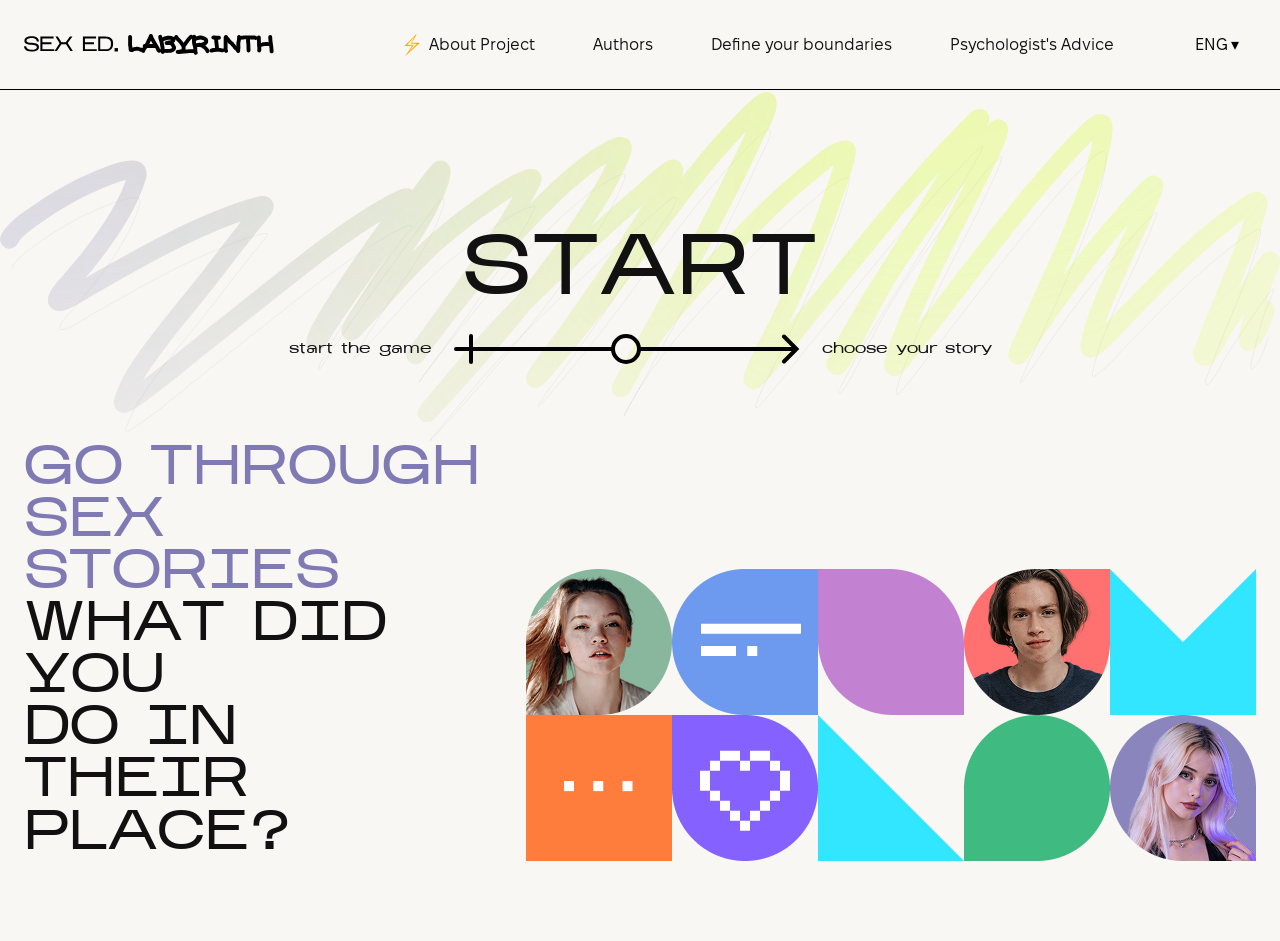
<file: index.html>
<!DOCTYPE html>
<html lang="uk">
<head>
    <meta charset="UTF-8">
    <meta name="viewport" content="width=device-width, initial-scale=1.0">
    <title>Sex Ed Labyrinth</title>
    <link rel="stylesheet" href="style.css">
</head>
<body>

    <header>
        <button class="mobile-menu-btn" id="burger-btn" aria-label="Меню">
            <span></span><span></span><span></span>
        </button>

        <a href="index.html" class="logo">
            <img src="photos/logo.svg" alt="Sex Ed Labyrinth">
        </a>

        <nav class="desktop-nav">
            <a href="about.html"><img src="photos/lightning.png" alt="⚡" class="nav-icon" onerror="this.style.display='none'"><span data-i18n="nav-about">About Project</span></a>
            <a href="authors.html" data-i18n="nav-authors">Authors</a>
            <a href="boundaries.html" data-i18n="nav-boundaries">Define your boundaries</a>
            <a href="advice.html" data-i18n="nav-advice">Psychologist's Advice</a>
        </nav>

        <button class="lang-btn" id="open-lang-desktop" aria-label="Змінити мову">
    <span class="lang-text">ENG</span>
    <span class="lang-arrow">▾</span>
</button>
    </header>

    <main>
        <!-- Секція START зі стрілкою photos/arrow.svg -->
        <section class="hero">
            <div class="hero-bg"></div>
            <a href="stories.html" class="start-link">
                <h1 class="start-title" data-i18n="start-title">START</h1>
                <div class="timeline">
                    <span class="timeline-text" data-i18n="tl-start">start the game</span>
                    <img src="photos/arrow.svg" alt="arrow" class="timeline-graphics">
                    <span class="timeline-text" data-i18n="tl-choose">choose your story</span>
                </div>
            </a>
        </section>

        <!-- Секція Текст + 10 по-різному анімованих фігур cell1..cell10 -->
        <section class="content-container">
            <div class="text-block">
                <h2>
                    <span class="purple-text" data-i18n="title-part1">GO THROUGH<br>SEX STORIES</span><br>
                    <span data-i18n="title-part2">WHAT DID YOU<br>DO IN THEIR<br>PLACE?</span>
                </h2>
            </div>

            <div class="grid-block">
                <div class="cell cell1"><img src="photos/cell1.png" alt=""></div>
                <div class="cell cell2"><img src="photos/cell2.png" alt=""></div>
                <div class="cell cell3"><img src="photos/cell3.png" alt=""></div>
                <div class="cell cell4"><img src="photos/cell4.png" alt=""></div>
                <div class="cell cell5"><img src="photos/cell5.png" alt=""></div>
                <div class="cell cell6"><img src="photos/cell6.png" alt=""></div>
                <div class="cell cell7"><img src="photos/cell7.png" alt=""></div>
                <div class="cell cell8"><img src="photos/cell8.png" alt=""></div>
                <div class="cell cell9"><img src="photos/cell9.png" alt=""></div>
                <div class="cell cell10"><img src="photos/cell10.png" alt=""></div>
            </div>
        </section>
    </main>

    <!-- Темне меню навігації (з фоном photos/scribble.svg) -->
    <div id="mobile-menu" class="overlay dark-overlay">
        <div class="overlay-header">
            <a href="index.html" class="overlay-logo"><img src="photos/logo.svg" alt="SEX ED. LABYRINTH"></a>
            <button class="close-btn" id="close-mobile-menu" aria-label="Закрити меню">✕</button>
        </div>
        <nav class="mobile-nav-list">
            <a href="about.html" data-i18n="nav-about">About Project</a>
            <a href="authors.html" data-i18n="nav-authors">Authors</a>
            <a href="boundaries.html" data-i18n="nav-boundaries">Define your boundaries</a>
            <a href="advice.html" data-i18n="nav-advice">Psychologist's Advice</a>
        </nav>
    </div>

    <!-- Фіолетове меню вибору мови -->
    <div id="lang-menu" class="overlay purple-overlay">
        <div class="overlay-header">
            <a href="index.html" class="overlay-logo"><img src="photos/logo.svg" alt="SEX ED. LABYRINTH"></a>
            <button class="close-btn" id="close-lang-menu" aria-label="Закрити меню">✕</button>
        </div>
        <div class="lang-list">
            <button class="active" data-lang="ENG">ENG</button>
            <button data-lang="EST">EST</button>
            <button data-lang="RUM">RUM</button>
            <button data-lang="LIT">LIT</button>
            <button data-lang="UKR">UKR</button>
            <button data-lang="ALB">ALB</button>
        </div>
    </div>

    <script src="script.js"></script>
</body>
</html>
</file>
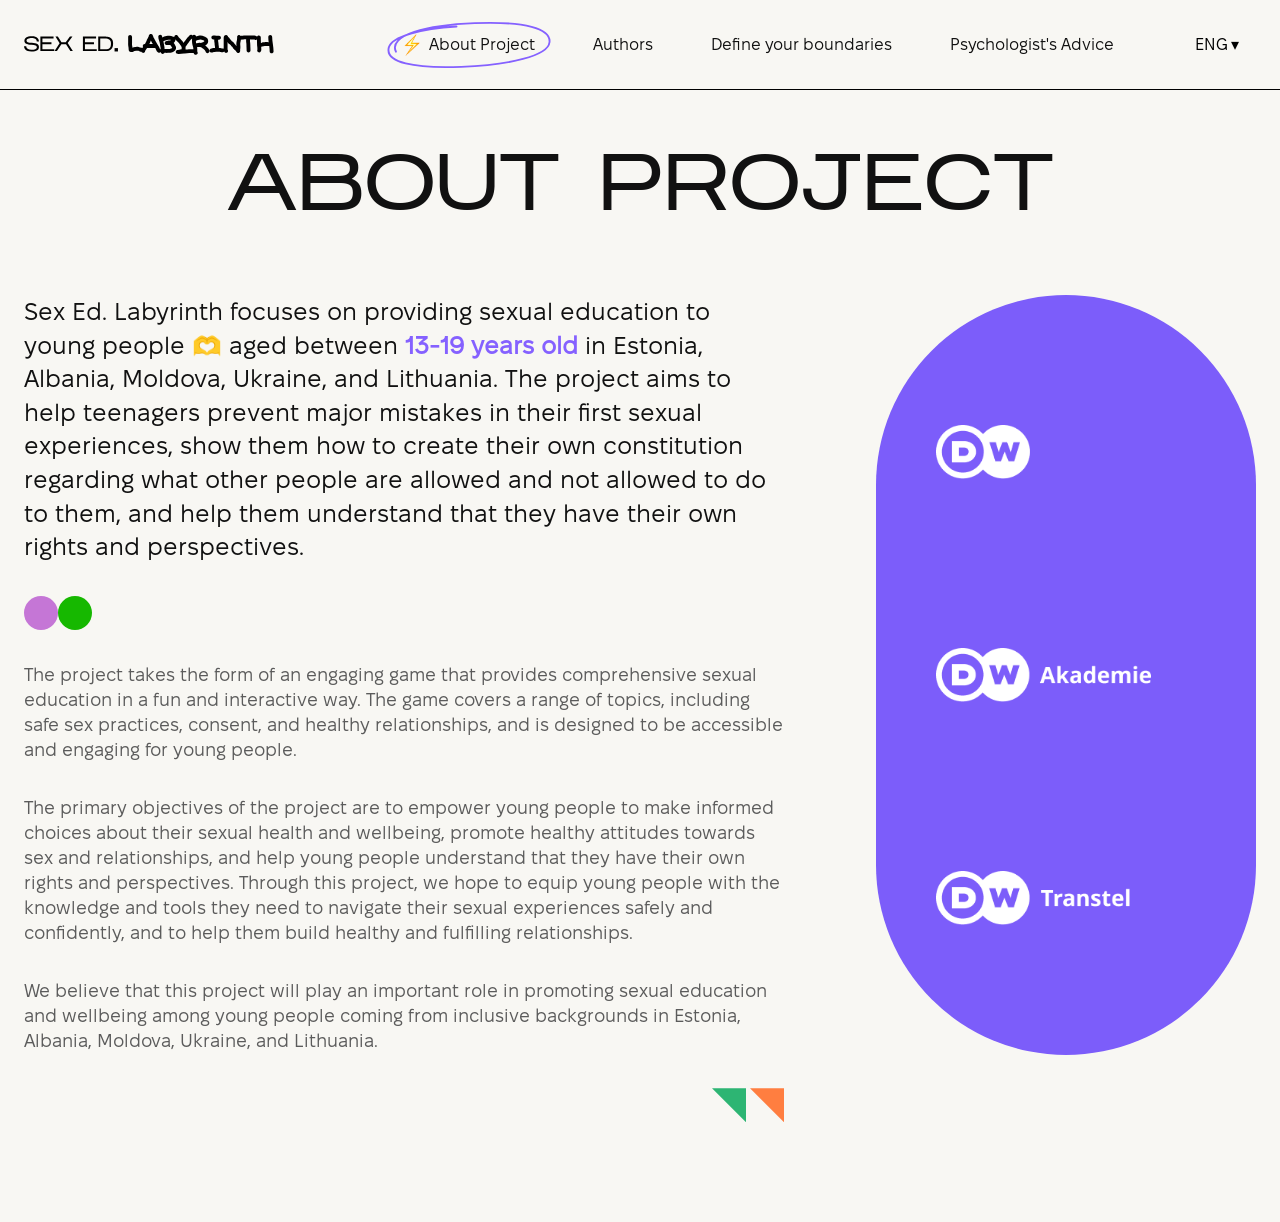
<file: about.html>
<!DOCTYPE html>
<html lang="uk">
<head>
    <meta charset="UTF-8">
    <meta name="viewport" content="width=device-width, initial-scale=1.0">
    <title>About Project — Sex Ed Labyrinth</title>
    <link rel="stylesheet" href="style.css">
</head>
<body>

    <!-- Хедер -->
    <header>
        <button class="mobile-menu-btn" id="burger-btn" aria-label="Меню">
            <span></span>
            <span></span>
            <span></span>
        </button>
        
        <a href="index.html" class="logo">
            <img src="photos/logo.svg" alt="Sex Ed Labyrinth">
        </a>

        <nav class="desktop-nav">
            <a href="about.html"><img src="photos/lightning.png" alt="⚡" class="nav-icon" onerror="this.style.display='none'"><span data-i18n="nav-about">About Project</span></a>
            <a href="authors.html" data-i18n="nav-authors">Authors</a>
            <a href="boundaries.html" data-i18n="nav-boundaries">Define your boundaries</a>
            <a href="advice.html" data-i18n="nav-advice">Psychologist's Advice</a>
        </nav>

        <button class="lang-btn" id="open-lang-desktop" aria-label="Змінити мову">
    <span class="lang-text">ENG</span>
    <span class="lang-arrow">▾</span>
</button>
    </header>

    <!-- Основний контент сторінки About Project -->
    <main class="about-page">
        <h1 class="about-title" data-i18n="about-heading">ABOUT PROJECT</h1>

        <div class="about-grid">
            <!-- Ліва колонка: текст та декоративні фігури -->
            <div class="about-text-column">
                <p class="about-lead" data-i18n="about-lead">
                    Sex Ed. Labyrinth focuses on providing sexual education to young people 🫶 aged between <span class="purple-highlight">13-19 years old</span> in Estonia, Albania, Moldova, Ukraine, and Lithuania. The project aims to help teenagers prevent major mistakes in their first sexual experiences, show them how to create their own constitution regarding what other people are allowed and not allowed to do to them, and help them understand that they have their own rights and perspectives.
                </p>

                <!-- Два кружечки (бузковий та зелений) -->
                <div class="about-circles">
                    <span class="dot dot-lilac"></span>
                    <span class="dot dot-green"></span>
                </div>

                <!-- Три абзаци дрібнішого тексту -->
                <div class="about-paragraphs">
                    <p data-i18n="about-p1">
                        The project takes the form of an engaging game that provides comprehensive sexual education in a fun and interactive way. The game covers a range of topics, including safe sex practices, consent, and healthy relationships, and is designed to be accessible and engaging for young people.
                    </p>
                    <p data-i18n="about-p2">
                        The primary objectives of the project are to empower young people to make informed choices about their sexual health and wellbeing, promote healthy attitudes towards sex and relationships, and help young people understand that they have their own rights and perspectives. Through this project, we hope to equip young people with the knowledge and tools they need to navigate their sexual experiences safely and confidently, and to help them build healthy and fulfilling relationships.
                    </p>
                    <p data-i18n="about-p3">
                        We believe that this project will play an important role in promoting sexual education and wellbeing among young people coming from inclusive backgrounds in Estonia, Albania, Moldova, Ukraine, and Lithuania.
                    </p>
                </div>

                <!-- Два трикутники внизу справа -->
                <div class="about-triangles">
                    <span class="tri tri-green"></span>
                    <span class="tri tri-orange"></span>
                </div>
            </div>

            <!-- Права колонка: фіолетова капсула з логотипами партнерів -->
            <aside class="about-partners-column">
                <div class="partners-capsule">
                    <img src="photos/DW dark-blue RGB.png" alt="DW" class="partner-logo partner-dw">
                    <img src="photos/DW Akademie dark-blue RGB 1.png" alt="DW Akademie" class="partner-logo">
                    <img src="photos/DW Transtel dark-blue RGB.png" alt="DW Transtel" class="partner-logo">
                </div>
            </aside>
        </div>
    </main>

    <!-- Темне меню навігації (з фоном photos/scribble.svg) -->
    <div id="mobile-menu" class="overlay dark-overlay">
        <div class="overlay-header">
            <a href="index.html" class="overlay-logo"><img src="photos/logo.svg" alt="SEX ED. LABYRINTH"></a>
            <button class="close-btn" id="close-mobile-menu" aria-label="Закрити меню">✕</button>
        </div>
        <nav class="mobile-nav-list">
            <a href="about.html" data-i18n="nav-about">About Project</a>
            <a href="authors.html" data-i18n="nav-authors">Authors</a>
            <a href="boundaries.html" data-i18n="nav-boundaries">Define your boundaries</a>
            <a href="advice.html" data-i18n="nav-advice">Psychologist's Advice</a>
        </nav>
    </div>

    <!-- Фіолетове меню вибору мови -->
    <div id="lang-menu" class="overlay purple-overlay">
        <div class="overlay-header">
            <a href="index.html" class="overlay-logo">
                <img src="photos/logo.svg" alt="SEX ED. LABYRINTH">
            </a>
            <button class="close-btn" id="close-lang-menu" aria-label="Закрити меню">✕</button>
        </div>

        <div class="lang-list">
            <button class="active" data-lang="ENG">ENG</button>
            <button data-lang="EST">EST</button>
            <button data-lang="RUM">RUM</button>
            <button data-lang="LIT">LIT</button>
            <button data-lang="UKR">UKR</button>
            <button data-lang="ALB">ALB</button>
        </div>
    </div>

    <script src="script.js"></script>
</body>
</html>
</file>
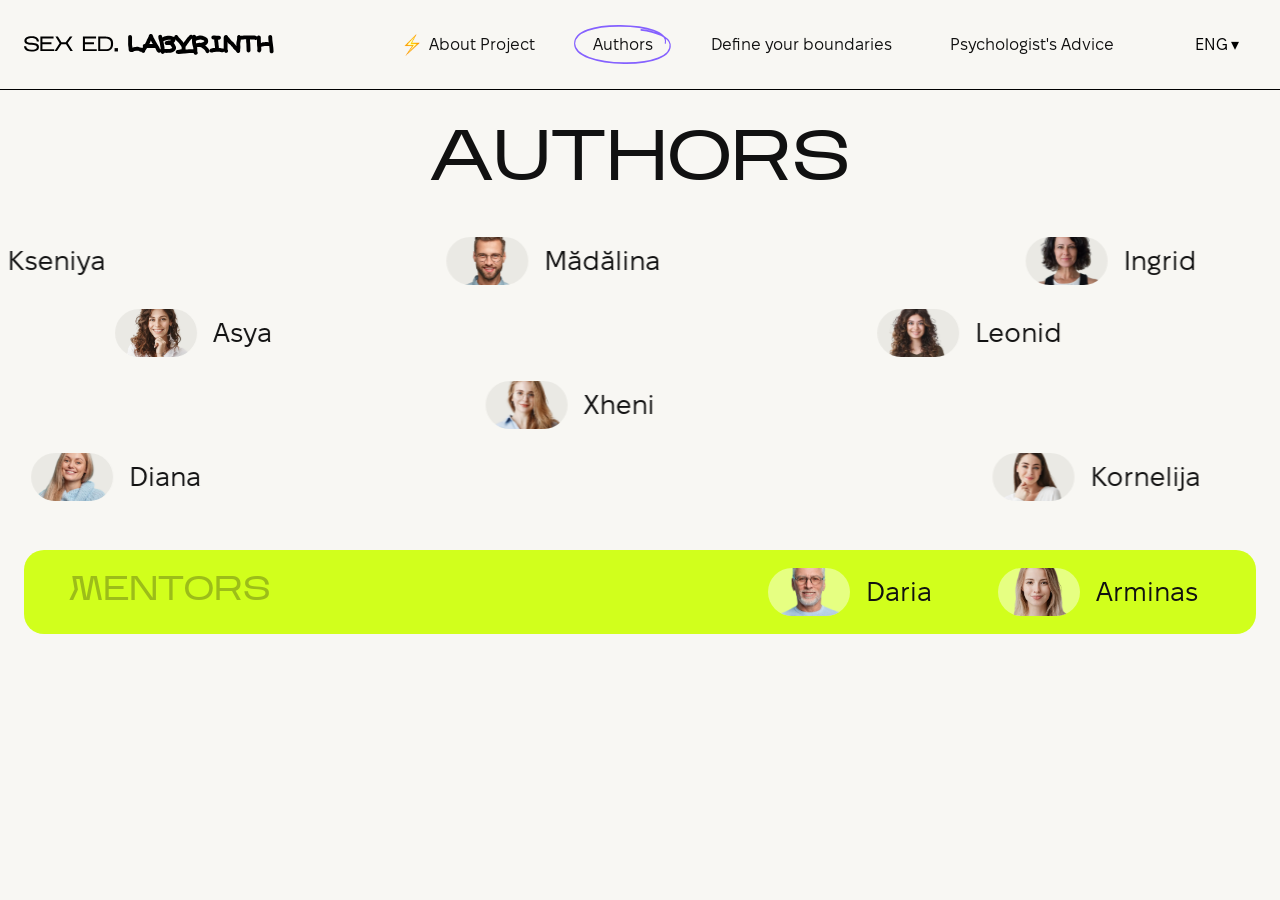
<file: authors.html>
<!DOCTYPE html>
<html lang="uk">
<head>
    <meta charset="UTF-8">
    <meta name="viewport" content="width=device-width, initial-scale=1.0">
    <title>Authors — Sex Ed Labyrinth</title>
    <link rel="stylesheet" href="style.css">
    <link rel="stylesheet" href="authors.css">
</head>
<body>

    <header>
        <button class="mobile-menu-btn" id="burger-btn" aria-label="Меню">
            <span></span><span></span><span></span>
        </button>

        <a href="index.html" class="logo">
            <img src="photos/logo.svg" alt="Sex Ed Labyrinth">
        </a>

        <nav class="desktop-nav">
            <a href="about.html"><img src="photos/lightning.png" alt="⚡" class="nav-icon" onerror="this.style.display='none'"><span data-i18n="nav-about">About Project</span></a>
            <a href="authors.html" data-i18n="nav-authors">Authors</a>
            <a href="boundaries.html" data-i18n="nav-boundaries">Define your boundaries</a>
            <a href="advice.html" data-i18n="nav-advice">Psychologist's Advice</a>
        </nav>

        <button class="lang-btn" id="open-lang-desktop" aria-label="Змінити мову">
    <span class="lang-text">ENG</span>
    <span class="lang-arrow">▾</span>
</button>
    </header>

    <main class="authors-page">
        <h1 class="authors-title" data-i18n="authors-title">AUTHORS</h1>

        <!-- 4 ряди авторів -->
        <section class="authors-streams" aria-label="Project Authors">
            <div class="author-row" data-speed="1.85">
                <div class="author-card" data-start="0.04"><img src="photos/author1.png" alt="Kseniya"><span>Kseniya</span></div>
                <div class="author-card" data-start="0.38"><img src="photos/author2.png" alt="Mădălina"><span>Mădălina</span></div>
                <div class="author-card" data-start="0.76"><img src="photos/author3.png" alt="Ingrid"><span>Ingrid</span></div>
            </div>

            <div class="author-row" data-speed="1.6">
                <div class="author-card" data-start="0.16"><img src="photos/author4.png" alt="Asya"><span>Asya</span></div>
                <div class="author-card" data-start="0.65"><img src="photos/author5.png" alt="Leonid"><span>Leonid</span></div>
            </div>

            <div class="author-row" data-speed="2.1">
                <div class="author-card" data-start="0.42"><img src="photos/author6.png" alt="Xheni"><span>Xheni</span></div>
            </div>

            <div class="author-row" data-speed="1.7">
                <div class="author-card" data-start="0.11"><img src="photos/author7.png" alt="Diana"><span>Diana</span></div>
                <div class="author-card" data-start="0.72"><img src="photos/author8.png" alt="Kornelija"><span>Kornelija</span></div>
            </div>
        </section>

        <!-- Нижня лаймова капсула Mentors -->
        <section class="mentors-banner">
            <h2 class="mentors-label" data-i18n="mentors-title">Mentors</h2>
            <div class="mentors-list">
                <div class="mentor-card">
                    <img src="photos/author9.png" alt="Daria">
                    <span>Daria</span>
                </div>
                <div class="mentor-card">
                    <img src="photos/author10.png" alt="Arminas">
                    <span>Arminas</span>
                </div>
            </div>
        </section>
    </main>

    <!-- Темне меню навігації (з фоном photos/scribble.svg) -->
    <div id="mobile-menu" class="overlay dark-overlay">
        <div class="overlay-header">
            <a href="index.html" class="overlay-logo"><img src="photos/logo.svg" alt="SEX ED. LABYRINTH"></a>
            <button class="close-btn" id="close-mobile-menu" aria-label="Закрити меню">✕</button>
        </div>
        <nav class="mobile-nav-list">
            <a href="about.html" data-i18n="nav-about">About Project</a>
            <a href="authors.html" data-i18n="nav-authors">Authors</a>
            <a href="boundaries.html" data-i18n="nav-boundaries">Define your boundaries</a>
            <a href="advice.html" data-i18n="nav-advice">Psychologist's Advice</a>
        </nav>
    </div>

    <!-- Фіолетове меню вибору мови -->
    <div id="lang-menu" class="overlay purple-overlay">
        <div class="overlay-header">
            <a href="index.html" class="overlay-logo"><img src="photos/logo.svg" alt="SEX ED. LABYRINTH"></a>
            <button class="close-btn" id="close-lang-menu" aria-label="Закрити меню">✕</button>
        </div>
        <div class="lang-list">
            <button class="active" data-lang="ENG">ENG</button>
            <button data-lang="EST">EST</button>
            <button data-lang="RUM">RUM</button>
            <button data-lang="LIT">LIT</button>
            <button data-lang="UKR">UKR</button>
            <button data-lang="ALB">ALB</button>
        </div>
    </div>

    <script src="script.js"></script>
    <script>
        document.addEventListener('DOMContentLoaded', () => {
            const rows = document.querySelectorAll('.author-row');
            const items = [];

            rows.forEach(row => {
                const speed = parseFloat(row.dataset.speed) || 1.8;
                const cards = Array.from(row.querySelectorAll('.author-card'));

                cards.forEach(card => {
                    const state = {
                        el: card,
                        row,
                        speed,
                        paused: false,
                        startRatio: parseFloat(card.dataset.start) || 0,
                        x: 0
                    };

                    card.addEventListener('mouseenter', () => { state.paused = true; });
                    card.addEventListener('mouseleave', () => { state.paused = false; });
                    card.addEventListener('touchstart', () => { state.paused = !state.paused; }, { passive: true });

                    items.push(state);
                });
            });

            function initPositions() {
                items.forEach(item => {
                    const rowW = item.row.offsetWidth || window.innerWidth;
                    const cardW = item.el.offsetWidth || 220;
                    const span = rowW + cardW + 80;
                    item.x = item.startRatio * span - cardW * 0.2;
                    item.el.style.transform = `translate3d(${item.x}px, -50%, 0)`;
                });
            }

            initPositions();
            window.addEventListener('resize', initPositions);

            let lastTime = performance.now();
            function tick(now) {
                const dt = Math.min(40, now - lastTime) / 16.67;
                lastTime = now;

                items.forEach(item => {
                    if (!item.paused) {
                        const rowW = item.row.offsetWidth || window.innerWidth;
                        const cardW = item.el.offsetWidth || 220;
                        item.x -= item.speed * dt;

                        if (item.x < -cardW - 30) {
                            item.x = rowW + 30;
                        }
                        item.el.style.transform = `translate3d(${item.x}px, -50%, 0)`;
                    }
                });

                requestAnimationFrame(tick);
            }

            requestAnimationFrame(tick);
        });
    </script>
</body>
</html>
</file>
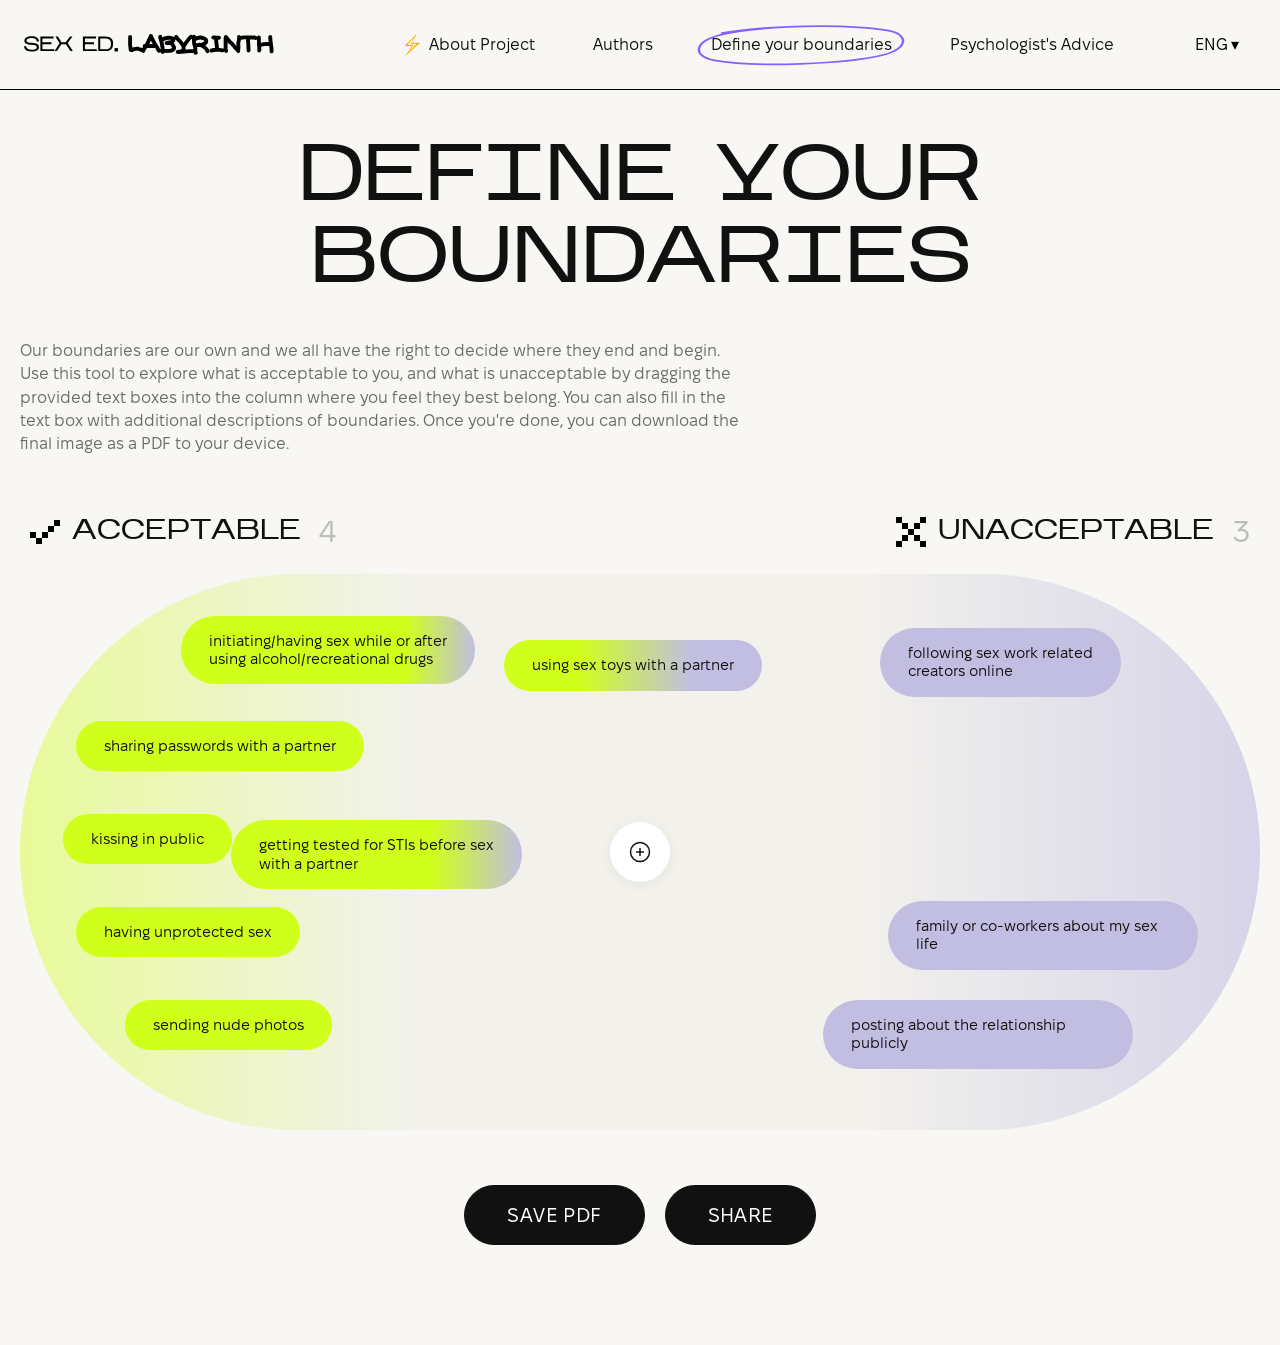
<file: boundaries.html>
<!DOCTYPE html>
<html lang="uk">
<head>
    <meta charset="UTF-8">
    <meta name="viewport" content="width=device-width, initial-scale=1.0">
    <title>Define Your Boundaries - Sex Ed Labyrinth</title>
    <link rel="stylesheet" href="style.css">
    <link rel="stylesheet" href="boundaries.css">
</head>
<body>

    <!-- Хедер -->
    <header>
        <button class="mobile-menu-btn" id="burger-btn" aria-label="Меню">
            <span></span>
            <span></span>
            <span></span>
        </button>
        
        <a href="index.html" class="logo">
            <img src="photos/logo.svg" alt="Sex Ed Labyrinth">
        </a>

        <nav class="desktop-nav">
            <a href="about.html"><img src="photos/lightning.png" alt="⚡" class="nav-icon" onerror="this.style.display='none'"><span data-i18n="nav-about">About Project</span></a>
            <a href="authors.html" data-i18n="nav-authors">Authors</a>
            <a href="boundaries.html" data-i18n="nav-boundaries">Define your boundaries</a>
            <a href="advice.html" data-i18n="nav-advice">Psychologist's Advice</a>
        </nav>

        <button class="lang-btn" id="open-lang-desktop" aria-label="Змінити мову">
    <span class="lang-text">ENG</span>
    <span class="lang-arrow">▾</span>
</button>
    </header>

    <!-- Головна частина сторінки Boundaries -->
    <main class="boundaries-page">

        <h1 class="page-title" data-i18n="boundaries-title">DEFINE YOUR<br>BOUNDARIES</h1>

        <p class="boundaries-description" data-i18n="boundaries-desc">
            Our boundaries are our own and we all have the right to decide where they end and begin.
            Use this tool to explore what is acceptable to you, and what is unacceptable by dragging the
            provided text boxes into the column where you feel they best belong. You can also fill in the
            text box with additional descriptions of boundaries. Once you're done, you can download the
            final image as a PDF to your device.
        </p>

        <!-- Верхній заголовок для мобільної версії (ACCEPTABLE) -->
        <div class="mobile-header-top">
            <img src="photos/good.svg" alt="Acceptable" class="header-icon">
            <h3 data-i18n="col-acceptable">ACCEPTABLE</h3>
            <span class="count" id="count-left-mobile">6</span>
        </div>

        <!-- Робоча зона з вільним перетягуванням -->
        <div class="boundaries-workspace" id="main-workspace">
            
            <!-- Десктопний заголовок ACCEPTABLE -->
            <div class="column-header left-header">
                <img src="photos/good.svg" alt="Acceptable" class="header-icon">
                <h3 data-i18n="col-acceptable">ACCEPTABLE</h3>
                <span class="count" id="count-left">6</span>
            </div>

            <!-- Десктопний заголовок UNACCEPTABLE -->
            <div class="column-header right-header">
                <img src="photos/bad.svg" alt="Unacceptable" class="header-icon">
                <h3 data-i18n="col-unacceptable">UNACCEPTABLE</h3>
                <span class="count" id="count-right">3</span>
            </div>
            
            <!-- Фонова градієнтна капсула -->
            <div class="workspace-bg" id="workspace-bg">
                <button class="add-custom-btn" id="open-modal-btn" type="button" aria-label="Add custom boundary">
                    <svg width="24" height="24" viewBox="0 0 24 24" fill="none" stroke="#111111" stroke-width="1.5">
                        <circle cx="12" cy="12" r="9.5"></circle>
                        <line x1="12" y1="8" x2="12" y2="16"></line>
                        <line x1="8" y1="12" x2="16" y2="12"></line>
                    </svg>
                </button>
            </div>

            <!-- ТЕГИ ДЛЯ ВІЛЬНОГО ПЕРЕТЯГУВАННЯ -->
            <div class="drag-item" id="tag1" style="top: 17%; left: 7.5%;" data-i18n="tag-1">initiating/having sex while or after<br>using alcohol/recreational drugs</div>
            <div class="drag-item" id="tag2" style="top: 34%; left: 4.5%;" data-i18n="tag-2">sharing passwords with a partner</div>
            <div class="drag-item" id="tag3" style="top: 49%; left: 3.5%;" data-i18n="tag-3">kissing in public</div>
            <div class="drag-item" id="tag4" style="top: 64%; left: 4.5%;" data-i18n="tag-4">having unprotected sex</div>
            <div class="drag-item" id="tag5" style="top: 50%; left: 17%;" data-i18n="tag-5">getting tested for STIs before sex<br>with a partner</div>
            <div class="drag-item" id="tag6" style="top: 79%; left: 8.5%;" data-i18n="tag-6">sending nude photos</div>

            <div class="drag-item" id="tag7" style="top: 21%; left: 39%;" data-i18n="tag-7">using sex toys with a partner</div>
            
            <div class="drag-item" id="tag8" style="top: 19%; left: 71%;" data-i18n="tag-8">following sex work related<br>creators online</div>
            <div class="drag-item" id="tag9" style="top: 63%; left: 70%;" data-i18n="tag-9">family or co-workers about my sex life</div>
            <div class="drag-item" id="tag10" style="top: 79%; left: 66%;" data-i18n="tag-10">posting about the relationship publicly</div>
            
        </div>

        <!-- Нижній заголовок для мобільної версії (UNACCEPTABLE) -->
        <div class="mobile-header-bottom">
            <img src="photos/bad.svg" alt="Unacceptable" class="header-icon">
            <h3 data-i18n="col-unacceptable">UNACCEPTABLE</h3>
            <span class="count" id="count-right-mobile">3</span>
        </div>

        <!-- Кнопки дій -->
        <div class="action-buttons">
            <button class="btn-black" id="save-pdf-btn" data-i18n="btn-save">SAVE PDF</button>
            <button class="btn-black" id="share-btn" data-i18n="btn-share">SHARE</button>
        </div>
    </main>

    <!-- СПЛИВАЮЧЕ ВІКНО ДОДАВАННЯ ВЛАСНОЇ МЕЖІ -->
    <div id="add-boundary-modal" class="modal-overlay">
        <div class="modal-content">
            <div class="modal-top-row">
                <h3 data-i18n="modal-title">Create your boundaries</h3>
                <button class="modal-close-btn" id="close-modal-btn" type="button" aria-label="Close modal">
                    <svg width="28" height="28" viewBox="0 0 24 24" fill="none" stroke="#111111" stroke-width="1.3">
                        <line x1="4" y1="4" x2="20" y2="20"></line>
                        <line x1="20" y1="4" x2="4" y2="20"></line>
                    </svg>
                </button>
            </div>
            
            <div class="modal-input-wrapper">
                <input type="text" id="custom-boundary-input" placeholder="Write your boundary" data-i18n-placeholder="modal-placeholder" maxlength="250" autocomplete="off">
                <span class="char-count" id="char-counter">0/250</span>
                <button class="btn-add-custom" id="add-custom-boundary-btn" type="button" data-i18n="modal-add">ADD</button>
            </div>
        </div>
    </div>

    <!-- Темне меню навігації (з фоном photos/scribble.svg) -->
    <div id="mobile-menu" class="overlay dark-overlay">
        <div class="overlay-header">
            <a href="index.html" class="overlay-logo"><img src="photos/logo.svg" alt="SEX ED. LABYRINTH"></a>
            <button class="close-btn" id="close-mobile-menu" aria-label="Закрити меню">✕</button>
        </div>
        <nav class="mobile-nav-list">
            <a href="about.html" data-i18n="nav-about">About Project</a>
            <a href="authors.html" data-i18n="nav-authors">Authors</a>
            <a href="boundaries.html" data-i18n="nav-boundaries">Define your boundaries</a>
            <a href="advice.html" data-i18n="nav-advice">Psychologist's Advice</a>
        </nav>
    </div>

    <!-- Фіолетове меню вибору мови -->
    <div id="lang-menu" class="overlay purple-overlay">
        <div class="overlay-header">
            <a href="index.html" class="overlay-logo">
                <img src="photos/logo.svg" alt="SEX ED. LABYRINTH">
            </a>
            <button class="close-btn" id="close-lang-menu" aria-label="Закрити меню">✕</button>
        </div>
        <div class="lang-list">
            <button class="active" data-lang="ENG">ENG</button>
            <button data-lang="EST">EST</button>
            <button data-lang="RUM">RUM</button>
            <button data-lang="LIT">LIT</button>
            <button data-lang="UKR">UKR</button>
            <button data-lang="ALB">ALB</button>
        </div>
    </div>

    <script src="script.js"></script>
</body>
</html>
</file>
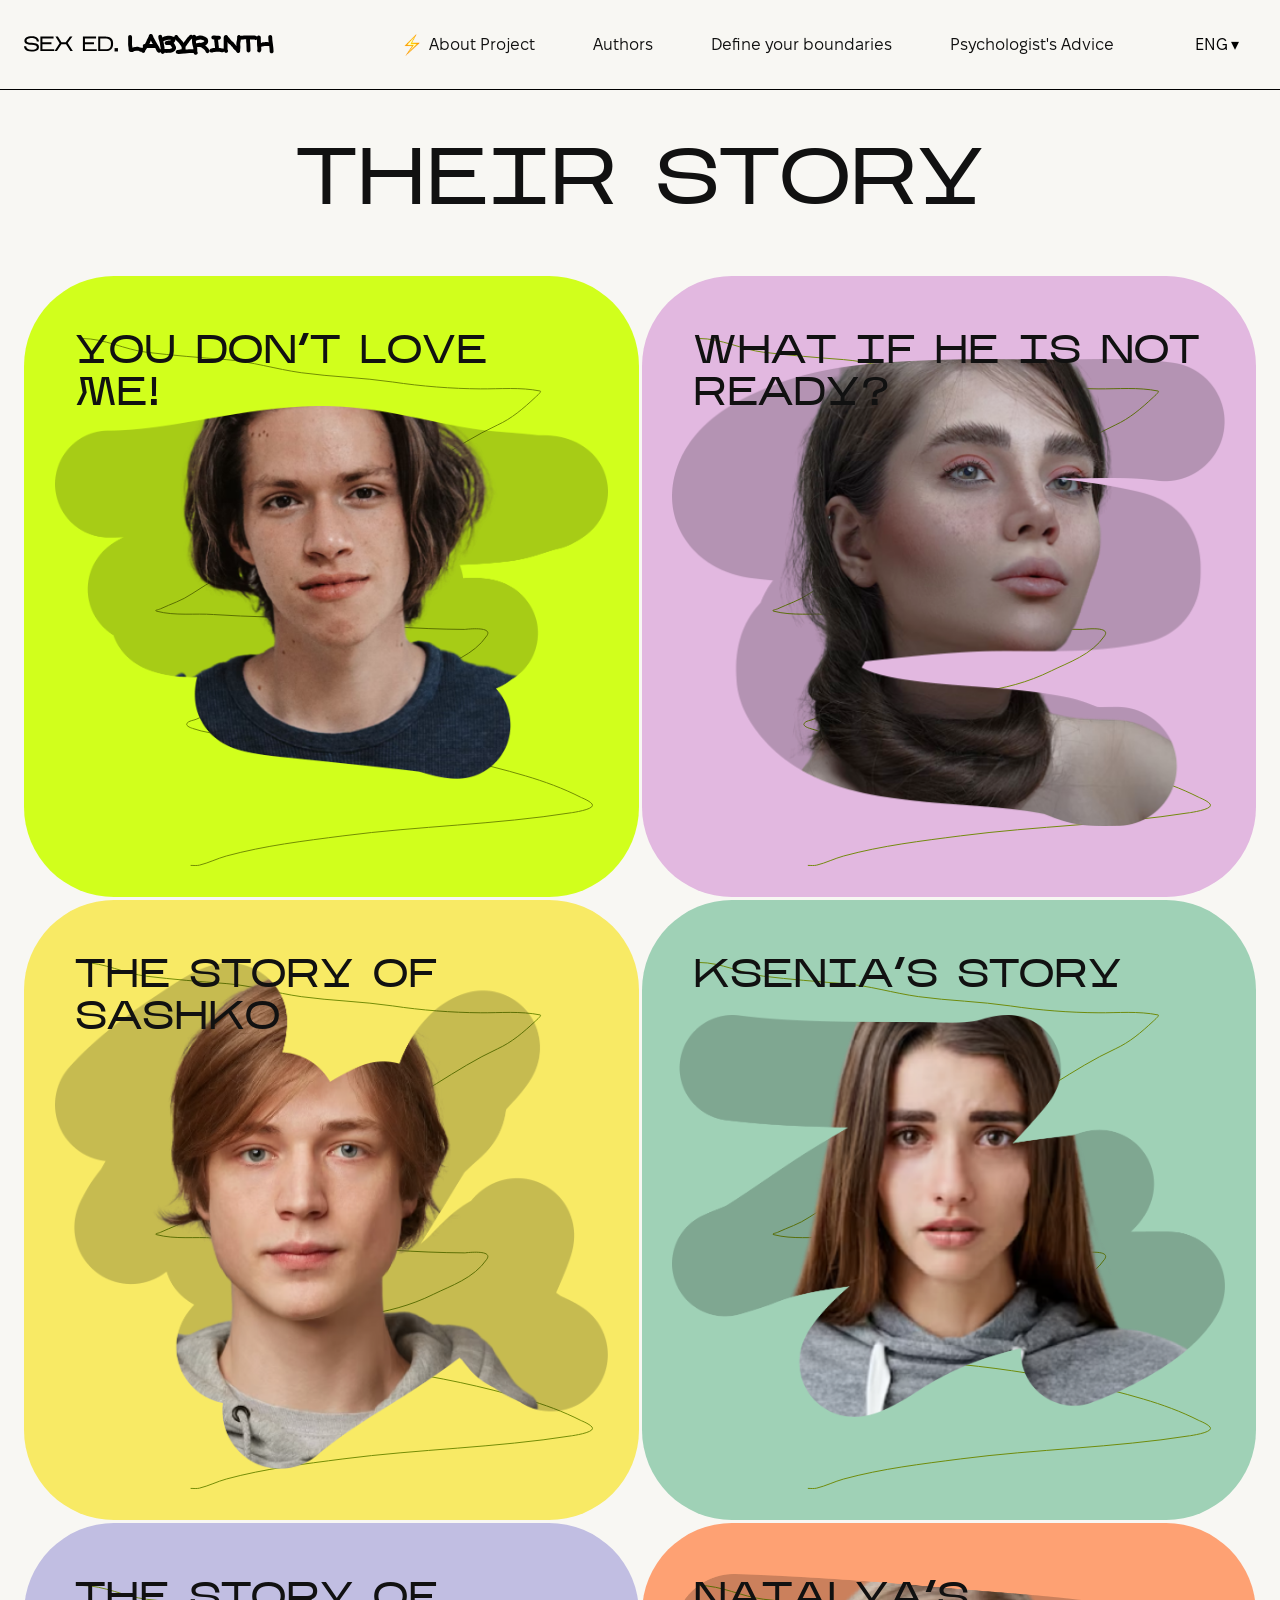
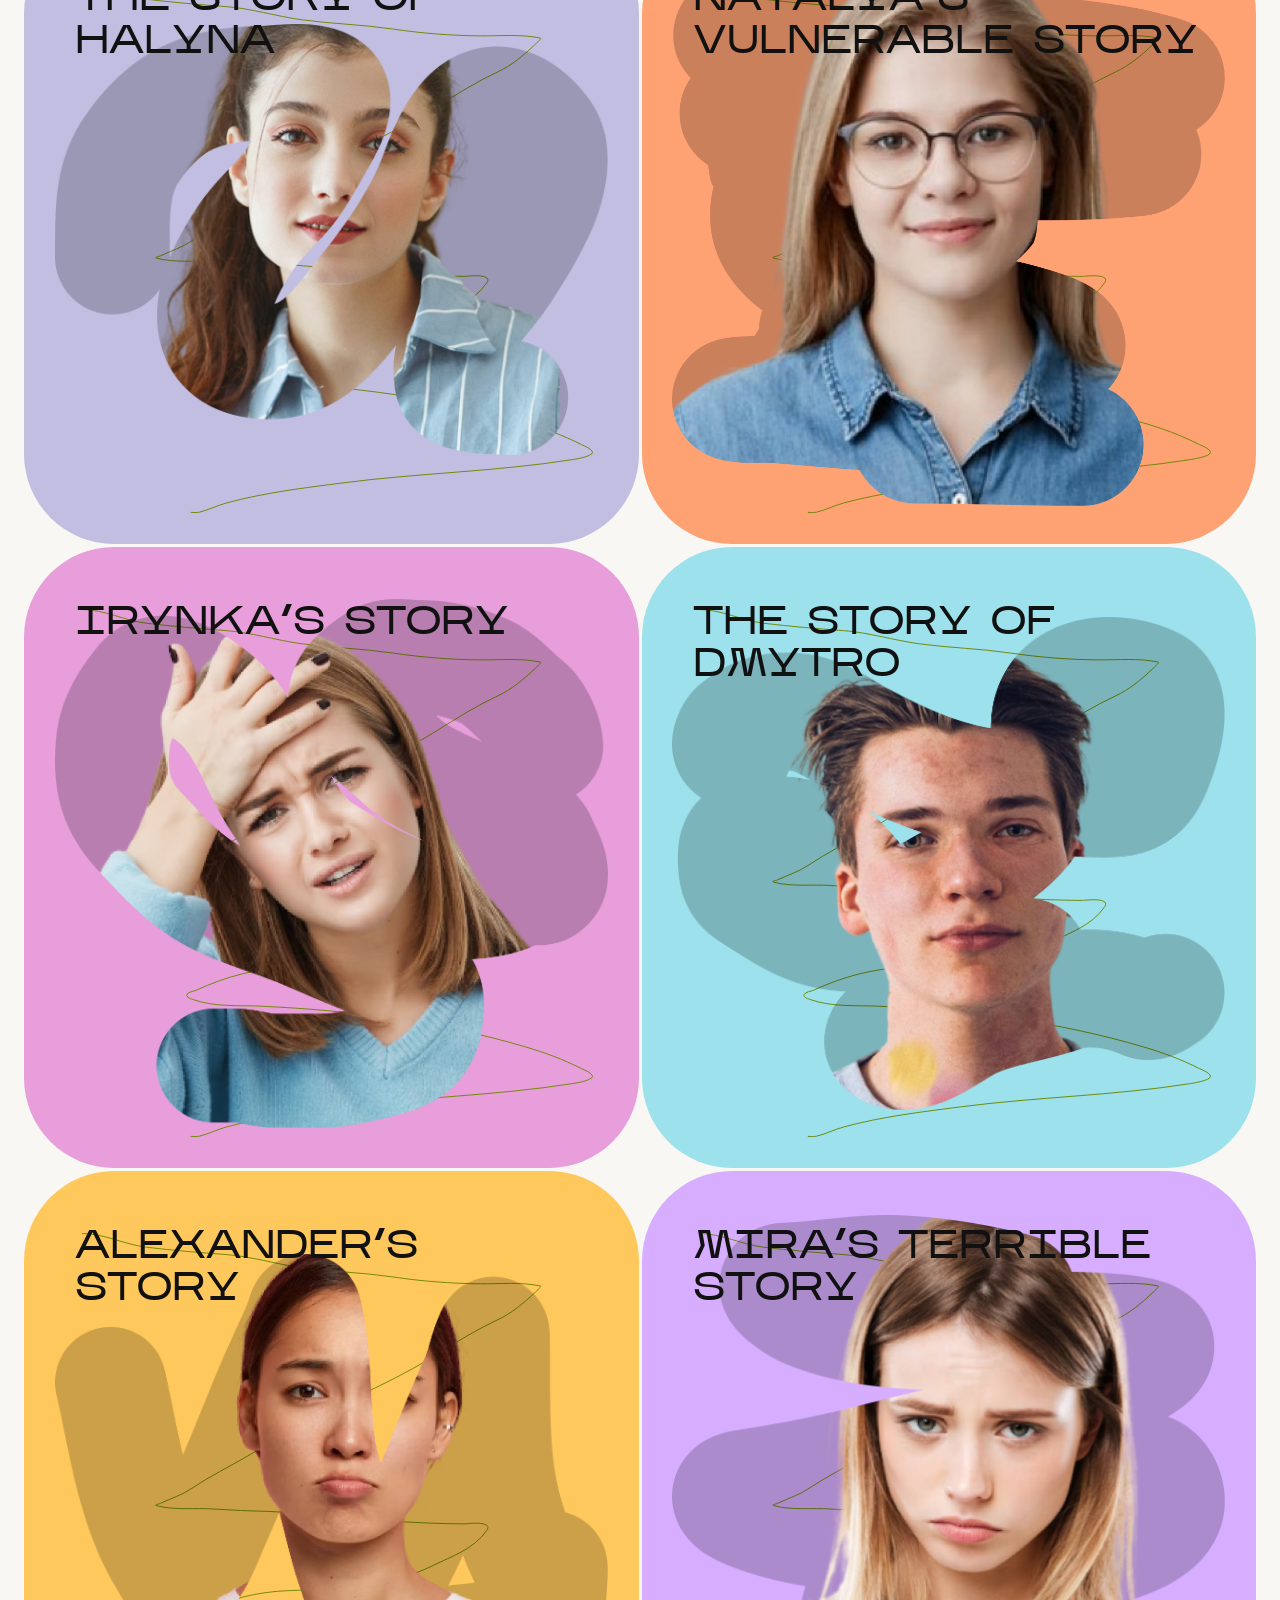
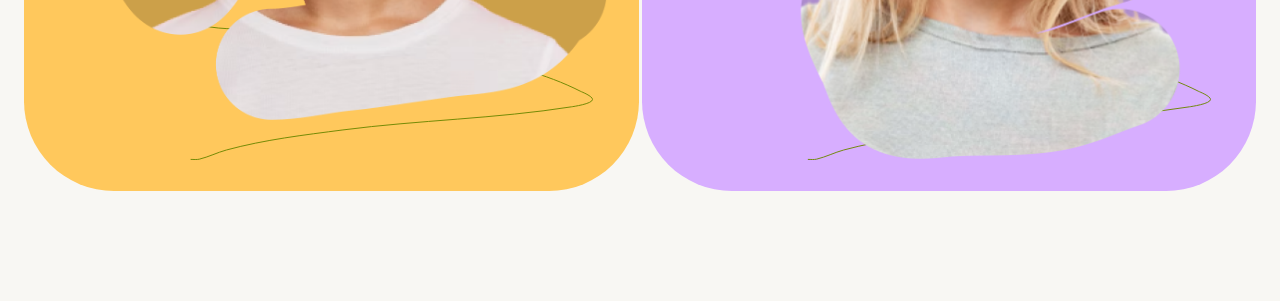
<file: stories.html>
<!DOCTYPE html>
<html lang="uk">
<head>
    <meta charset="UTF-8">
    <meta name="viewport" content="width=device-width, initial-scale=1.0">
    <title>Their Story — Sex Ed Labyrinth</title>
    <link rel="stylesheet" href="style.css">
    <link rel="stylesheet" href="stories.css">
</head>
<body>

    <header>
        <button class="mobile-menu-btn" id="burger-btn" aria-label="Меню">
            <span></span>
            <span></span>
            <span></span>
        </button>

        <a href="index.html" class="logo">
            <img src="photos/logo.svg" alt="Sex Ed Labyrinth">
        </a>

        <nav class="desktop-nav">
            <a href="about.html"><img src="photos/lightning.png" alt="⚡" class="nav-icon" onerror="this.style.display='none'"><span data-i18n="nav-about">About Project</span></a>
            <a href="authors.html" data-i18n="nav-authors">Authors</a>
            <a href="boundaries.html" data-i18n="nav-boundaries">Define your boundaries</a>
            <a href="advice.html" data-i18n="nav-advice">Psychologist's Advice</a>
        </nav>

        <button class="lang-btn" id="open-lang-desktop" aria-label="Змінити мову">
    <span class="lang-text">ENG</span>
    <span class="lang-arrow">▾</span>
</button>
    </header>

    <main class="stories-page">
        <h1 class="stories-title" data-i18n="stories-title">THEIR STORY</h1>

        <section class="stories-grid">

            <!-- ІСТОРІЯ 1 -->
            <a href="story.html?id=1" class="story-card story-1">
                <h2 class="story-card-title" data-i18n="story-1-title">YOU DON'T LOVE ME!</h2>
                <div class="story-artwork">
                    <!-- Готова фотка в масці з Figma (PNG 2x або SVG) -->
                    <img src="photos/story1-photo.png" alt="You don't love me!" class="story-photo">
                    <!-- Окрема крива лінія поверх (можна видалити, якщо лінія вже на картинці вище) -->
                    <img src="photos/stroke.svg" alt="" class="story-stroke">
                </div>
            </a>

            <!-- ІСТОРІЯ 2 -->
            <a href="story.html?id=2" class="story-card story-2">
                <h2 class="story-card-title" data-i18n="story-2-title">WHAT IF HE IS NOT<br>READY?</h2>
                <div class="story-artwork">
                    <img src="photos/story2-photo.png" alt="What if he is not ready?" class="story-photo">
                    <img src="photos/stroke.svg" alt="" class="story-stroke">
                </div>
            </a>

            <!-- ІСТОРІЯ 3 -->
            <a href="story.html?id=3" class="story-card story-3">
                <h2 class="story-card-title" data-i18n="story-3-title">THE STORY OF<br>SASHKO</h2>
                <div class="story-artwork">
                    <img src="photos/story3-photo.png" alt="The story of Sashko" class="story-photo">
                    <img src="photos/stroke.svg" alt="" class="story-stroke">
                </div>
            </a>

            <!-- ІСТОРІЯ 4 -->
            <a href="story.html?id=4" class="story-card story-4">
                <h2 class="story-card-title" data-i18n="story-4-title">KSENIA'S STORY</h2>
                <div class="story-artwork">
                    <img src="photos/story4-photo.png" alt="Ksenia's story" class="story-photo">
                    <img src="photos/stroke.svg" alt="" class="story-stroke">
                </div>
            </a>

            <!-- ІСТОРІЯ 5 -->
            <a href="story.html?id=5" class="story-card story-5">
                <h2 class="story-card-title" data-i18n="story-5-title">THE STORY OF<br>HALYNA</h2>
                <div class="story-artwork">
                    <img src="photos/story5-photo.png" alt="The story of Halyna" class="story-photo">
                    <img src="photos/stroke.svg" alt="" class="story-stroke">
                </div>
            </a>

            <!-- ІСТОРІЯ 6 -->
            <a href="story.html?id=6" class="story-card story-6">
                <h2 class="story-card-title" data-i18n="story-6-title">NATALYA'S<br>VULNERABLE STORY</h2>
                <div class="story-artwork">
                    <img src="photos/story6-photo.png" alt="Natalya's vulnerable story" class="story-photo">
                    <img src="photos/stroke.svg" alt="" class="story-stroke">
                </div>
            </a>

            <!-- ІСТОРІЯ 7 -->
            <a href="story.html?id=7" class="story-card story-7">
                <h2 class="story-card-title" data-i18n="story-7-title">IRYNKA'S STORY</h2>
                <div class="story-artwork">
                    <img src="photos/story7-photo.png" alt="Irynka's story" class="story-photo">
                    <img src="photos/stroke.svg" alt="" class="story-stroke">
                </div>
            </a>

            <!-- ІСТОРІЯ 8 -->
            <a href="story.html?id=8" class="story-card story-8">
                <h2 class="story-card-title" data-i18n="story-8-title">THE STORY OF<br>DMYTRO</h2>
                <div class="story-artwork">
                    <img src="photos/story8-photo.png" alt="The story of Dmytro" class="story-photo">
                    <img src="photos/stroke.svg" alt="" class="story-stroke">
                </div>
            </a>

            <!-- ІСТОРІЯ 9 -->
            <a href="story.html?id=9" class="story-card story-9">
                <h2 class="story-card-title" data-i18n="story-9-title">ALEXANDER'S STORY</h2>
                <div class="story-artwork">
                    <img src="photos/story9-photo.png" alt="Alexander's story" class="story-photo">
                    <img src="photos/stroke.svg" alt="" class="story-stroke">
                </div>
            </a>

            <!-- ІСТОРІЯ 10 -->
            <a href="story.html?id=10" class="story-card story-10">
                <h2 class="story-card-title" data-i18n="story-10-title">MIRA'S TERRIBLE<br>STORY</h2>
                <div class="story-artwork">
                    <img src="photos/story10-photo.png" alt="Mira's terrible story" class="story-photo">
                    <img src="photos/stroke.svg" alt="" class="story-stroke">
                </div>
            </a>

        </section>
    </main>

    <!-- Темне меню навігації -->
    <div id="mobile-menu" class="overlay dark-overlay">
        <div class="overlay-header">
            <a href="index.html" class="overlay-logo"><img src="photos/logo.svg" alt="SEX ED. LABYRINTH"></a>
            <button class="close-btn" id="close-mobile-menu" aria-label="Закрити меню">✕</button>
        </div>
        <nav class="mobile-nav-list">
            <a href="about.html" data-i18n="nav-about">About Project</a>
            <a href="authors.html" data-i18n="nav-authors">Authors</a>
            <a href="boundaries.html" data-i18n="nav-boundaries">Define your boundaries</a>
            <a href="advice.html" data-i18n="nav-advice">Psychologist's Advice</a>
        </nav>
    </div>

    <!-- Фіолетове меню вибору мови -->
    <div id="lang-menu" class="overlay purple-overlay">
        <div class="overlay-header">
            <a href="index.html" class="overlay-logo"><img src="photos/logo.svg" alt="SEX ED. LABYRINTH"></a>
            <button class="close-btn" id="close-lang-menu" aria-label="Закрити меню">✕</button>
        </div>
        <div class="lang-list">
            <button class="active" data-lang="ENG">ENG</button>
            <button data-lang="EST">EST</button>
            <button data-lang="RUM">RUM</button>
            <button data-lang="LIT">LIT</button>
            <button data-lang="UKR">UKR</button>
            <button data-lang="ALB">ALB</button>
        </div>
    </div>

    <script src="script.js"></script>
</body>
</html>
</file>
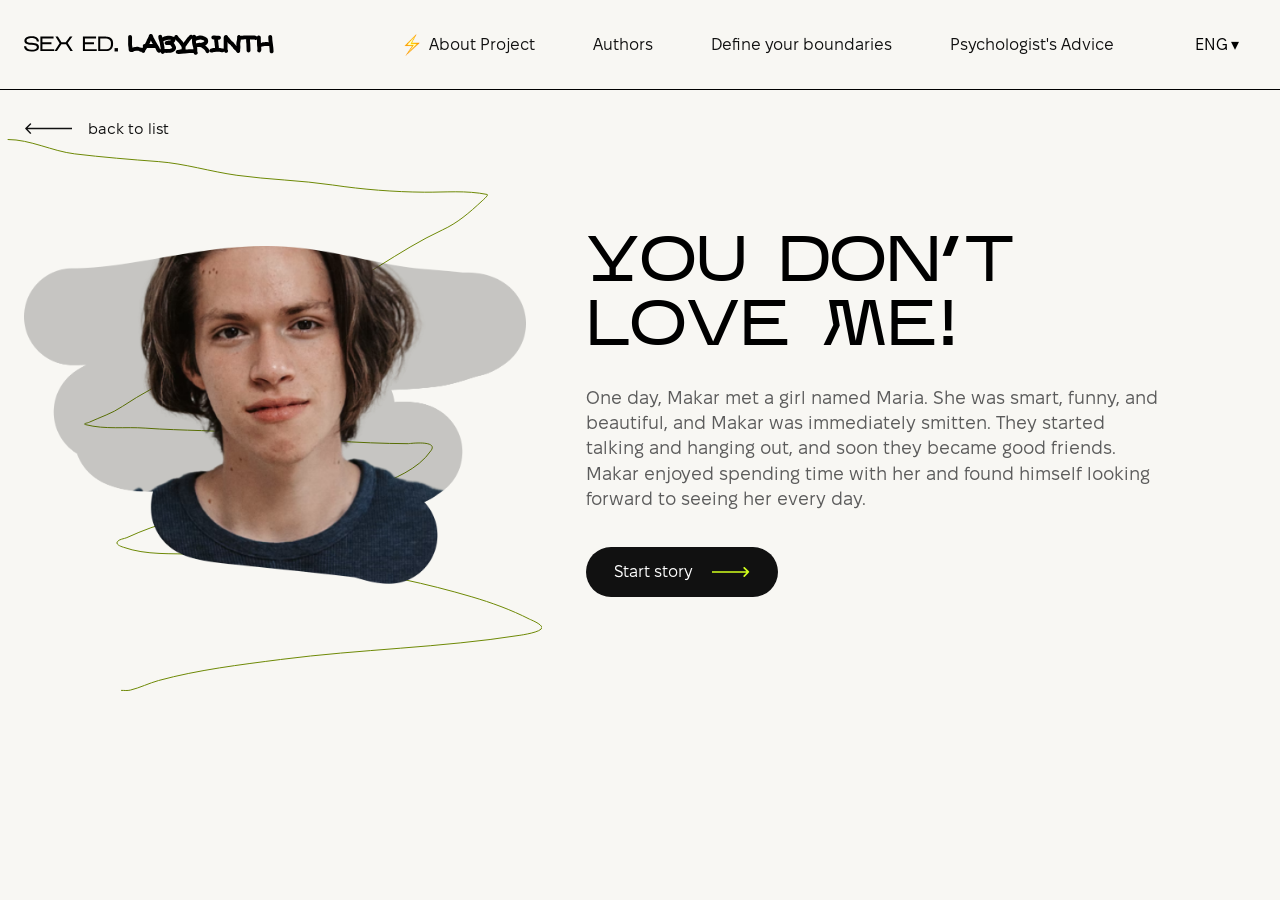
<file: story.html>
<!DOCTYPE html>
<html lang="uk">
<head>
    <meta charset="UTF-8">
    <meta name="viewport" content="width=device-width, initial-scale=1.0">
    <title>Story — Sex Ed Labyrinth</title>
    <link rel="stylesheet" href="style.css">
    <link rel="stylesheet" href="story_preview.css">
</head>
<body>

    <!-- Шапка (Header) -->
    <header class="site-header">
        <button class="mobile-menu-btn" id="burger-btn" aria-label="Меню">
            <span></span>
            <span></span>
            <span></span>
        </button>

        <a href="index.html" class="logo">
            <img src="photos/logo.svg" alt="Sex Ed Labyrinth">
        </a>

        <nav class="desktop-nav">
            <a href="about.html">
                <img src="photos/lightning.png" alt="⚡" class="nav-icon" onerror="this.style.display='none'">
                <span data-i18n="nav-about">About Project</span>
            </a>
            <a href="authors.html" data-i18n="nav-authors">Authors</a>
            <a href="boundaries.html" data-i18n="nav-boundaries">Define your boundaries</a>
            <a href="advice.html" data-i18n="nav-advice">Psychologist's Advice</a>
        </nav>

        <button class="lang-btn" id="open-lang-desktop" aria-label="Змінити мову">
    <span class="lang-text">ENG</span>
    <span class="lang-arrow">▾</span>
</button>
    </header>

    <!-- Основний контент сторінки історії -->
    <main class="story-preview-page">
        <a href="stories.html" class="back-link">
    <svg class="back-arrow" width="52" height="12" viewBox="0 0 52 12" fill="none" xmlns="http://www.w3.org/2000/svg">
        <path d="M52 6H2M2 6L7 1M2 6L7 11" stroke="#111111" stroke-width="1.5" stroke-linecap="round" stroke-linejoin="round"/>
    </svg>
    <span data-i18n="back-to-list">back to list</span>
</a>

        <section class="story-preview-container">
            <!-- Ліва частина: Арт з фотографією та зеленою анімованою лінією -->
            <div class="story-preview-art">
                <img id="story-photo" src="" alt="" class="story-preview-photo">
                <img src="photos/stroke.svg" alt="" class="story-preview-stroke">
            </div>

            <!-- Права частина: Інформація про історію (динамічні id для story.js) -->
            <div class="story-preview-info">
                <h1 id="story-title" class="story-preview-title">LOADING...</h1>
                
                <p id="story-desc" class="story-preview-desc">
                    Loading story description...
                </p>

                <!-- Кнопка Start story -->
<a id="start-game-btn" href="story_game.html?id=1" class="start-story-btn">
    <span data-i18n="btn-start-story">Start story</span>
    <svg class="btn-arrow" width="46" height="12" viewBox="0 0 46 12" fill="none" xmlns="http://www.w3.org/2000/svg">
        <path d="M0 6H44M44 6L39 1M44 6L39 11" stroke="#D1FF1C" stroke-width="2" stroke-linecap="round" stroke-linejoin="round"/>
    </svg>
</a>
            </div>
        </section>
    </main>

    <!-- Модальні меню (Мобільне та Мовне) -->
    <div id="mobile-menu" class="overlay dark-overlay">
        <div class="overlay-header">
            <a href="index.html" class="overlay-logo"><img src="photos/logo.svg" alt="SEX ED. LABYRINTH"></a>
            <button class="close-btn" id="close-mobile-menu" aria-label="Закрити меню">✕</button>
        </div>
        <nav class="mobile-nav-list">
            <a href="about.html">About Project</a>
            <a href="authors.html">Authors</a>
            <a href="boundaries.html">Define your boundaries</a>
            <a href="advice.html">Psychologist's Advice</a>
        </nav>
    </div>

    <div id="lang-menu" class="overlay purple-overlay">
        <div class="overlay-header">
            <a href="index.html" class="overlay-logo"><img src="photos/logo.svg" alt="SEX ED. LABYRINTH"></a>
            <button class="close-btn" id="close-lang-menu" aria-label="Закрити меню">✕</button>
        </div>
        <div class="lang-list">
            <button class="active" data-lang="ENG">ENG</button>
            <button data-lang="EST">EST</button>
            <button data-lang="RUM">RUM</button>
            <button data-lang="LIT">LIT</button>
            <button data-lang="UKR">UKR</button>
            <button data-lang="ALB">ALB</button>
        </div>
    </div>

    <!-- Скрипти -->
    <script src="script.js"></script>
    <script src="story.js"></script>
</body>
</html>
</file>
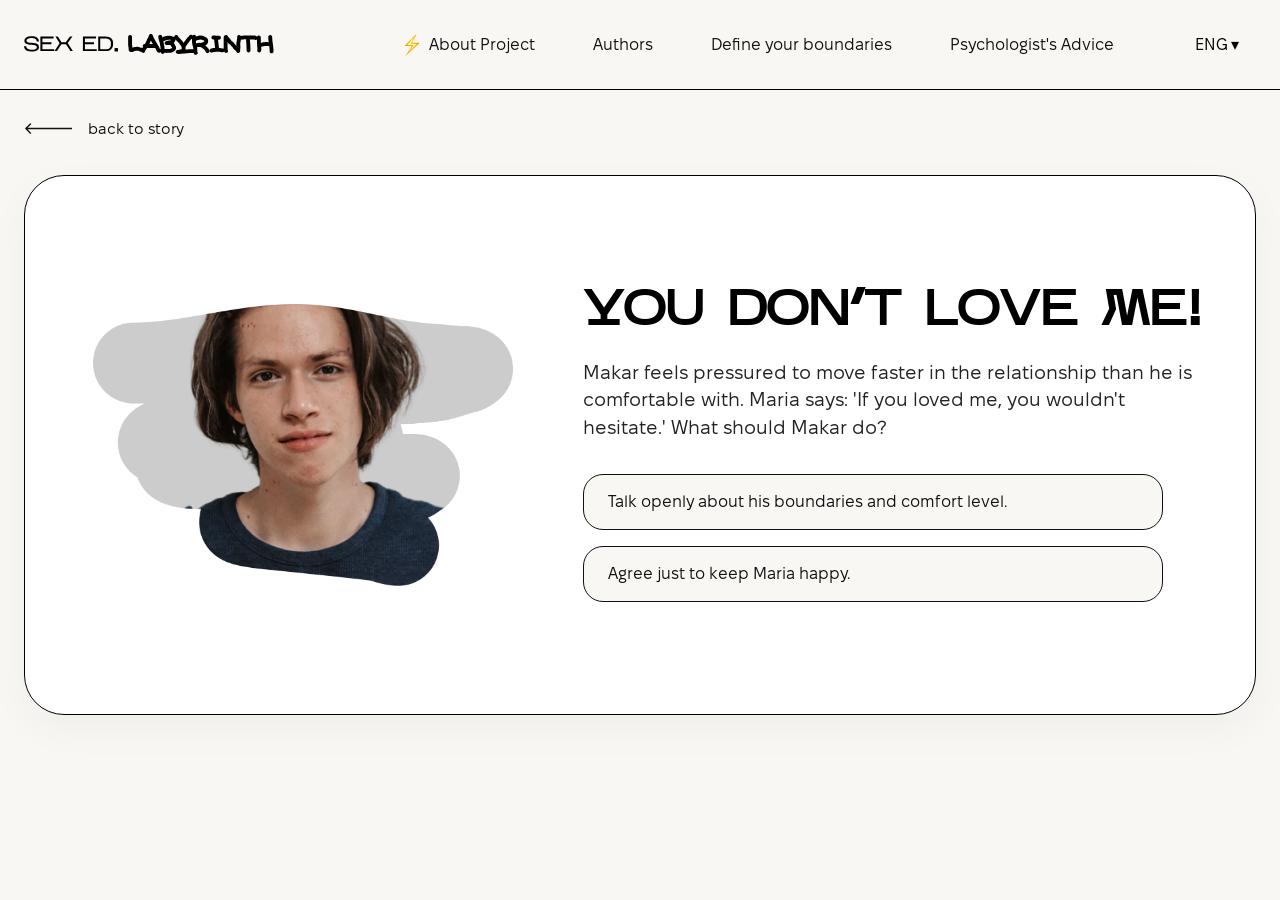
<file: story_game.html>
<!DOCTYPE html>
<html lang="uk">
<head>
    <meta charset="UTF-8">
    <meta name="viewport" content="width=device-width, initial-scale=1.0">
    <title data-i18n="game-title">Sex Ed Labyrinth - Story Game</title>
    <link rel="stylesheet" href="style.css">
    <link rel="stylesheet" href="story_play.css">
</head>
<body>

    <header>
        <button class="mobile-menu-btn" id="burger-btn" aria-label="Меню">
            <span></span><span></span><span></span>
        </button>

        <a href="index.html" class="logo">
            <img src="photos/logo.svg" alt="Sex Ed Labyrinth">
        </a>

        <nav class="desktop-nav">
            <a href="about.html"><img src="photos/lightning.png" alt="⚡" class="nav-icon" onerror="this.style.display='none'"><span data-i18n="nav-about">About Project</span></a>
            <a href="authors.html" data-i18n="nav-authors">Authors</a>
            <a href="boundaries.html" data-i18n="nav-boundaries">Define your boundaries</a>
            <a href="advice.html" data-i18n="nav-advice">Psychologist's Advice</a>
        </nav>

        <button class="lang-btn" id="open-lang-desktop" aria-label="Змінити мову">
            <span class="lang-text">ENG</span>
            <span class="lang-arrow">▾</span>
        </button>
    </header>

    <main class="story-play-page">
        <!-- Кнопка повернення назад на прев'ю історії -->
        <a id="back-to-preview-link" href="story.html" class="back-link">
            <svg class="back-arrow" width="52" height="12" viewBox="0 0 52 12" fill="none" xmlns="http://www.w3.org/2000/svg">
                <path d="M52 6H2M2 6L7 1M2 6L7 11" stroke="#111111" stroke-width="1.5" stroke-linecap="round" stroke-linejoin="round"/>
            </svg>
            <span data-i18n="back-to-story">back to story</span>
        </a>

        <div class="story-play-card">
            <div class="story-play-art">
                <img id="play-character-img" src="" alt="Hero" class="story-play-photo">
            </div>

            <div class="story-play-content">
                <h1 id="play-story-title" class="story-play-title">LOADING...</h1>
                <p id="play-story-scene" class="story-play-text">...</p>

                <div id="play-choices-container" class="story-choices-list">
                    <!-- Кнопки відповідей генерирує story_game.js -->
                </div>
            </div>
        </div>
    </main>

    <!-- Оверлеї меню -->
    <div id="mobile-menu" class="overlay dark-overlay">
        <div class="overlay-header">
            <a href="index.html" class="overlay-logo"><img src="photos/logo.svg" alt="SEX ED. LABYRINTH"></a>
            <button class="close-btn" id="close-mobile-menu" aria-label="Закрити меню">✕</button>
        </div>
        <nav class="mobile-nav-list">
            <a href="about.html" data-i18n="nav-about">About Project</a>
            <a href="authors.html" data-i18n="nav-authors">Authors</a>
            <a href="boundaries.html" data-i18n="nav-boundaries">Define your boundaries</a>
            <a href="advice.html" data-i18n="nav-advice">Psychologist's Advice</a>
        </nav>
    </div>

    <div id="lang-menu" class="overlay purple-overlay">
        <div class="overlay-header">
            <a href="index.html" class="overlay-logo"><img src="photos/logo.svg" alt="SEX ED. LABYRINTH"></a>
            <button class="close-btn" id="close-lang-menu" aria-label="Закрити меню">✕</button>
        </div>
        <div class="lang-list">
            <button class="active" data-lang="ENG">ENG</button>
            <button data-lang="EST">EST</button>
            <button data-lang="RUM">RUM</button>
            <button data-lang="LIT">LIT</button>
            <button data-lang="UKR">UKR</button>
            <button data-lang="ALB">ALB</button>
        </div>
    </div>

    <script src="script.js"></script>
    <script src="story_game.js"></script>
</body>
</html>
</file>
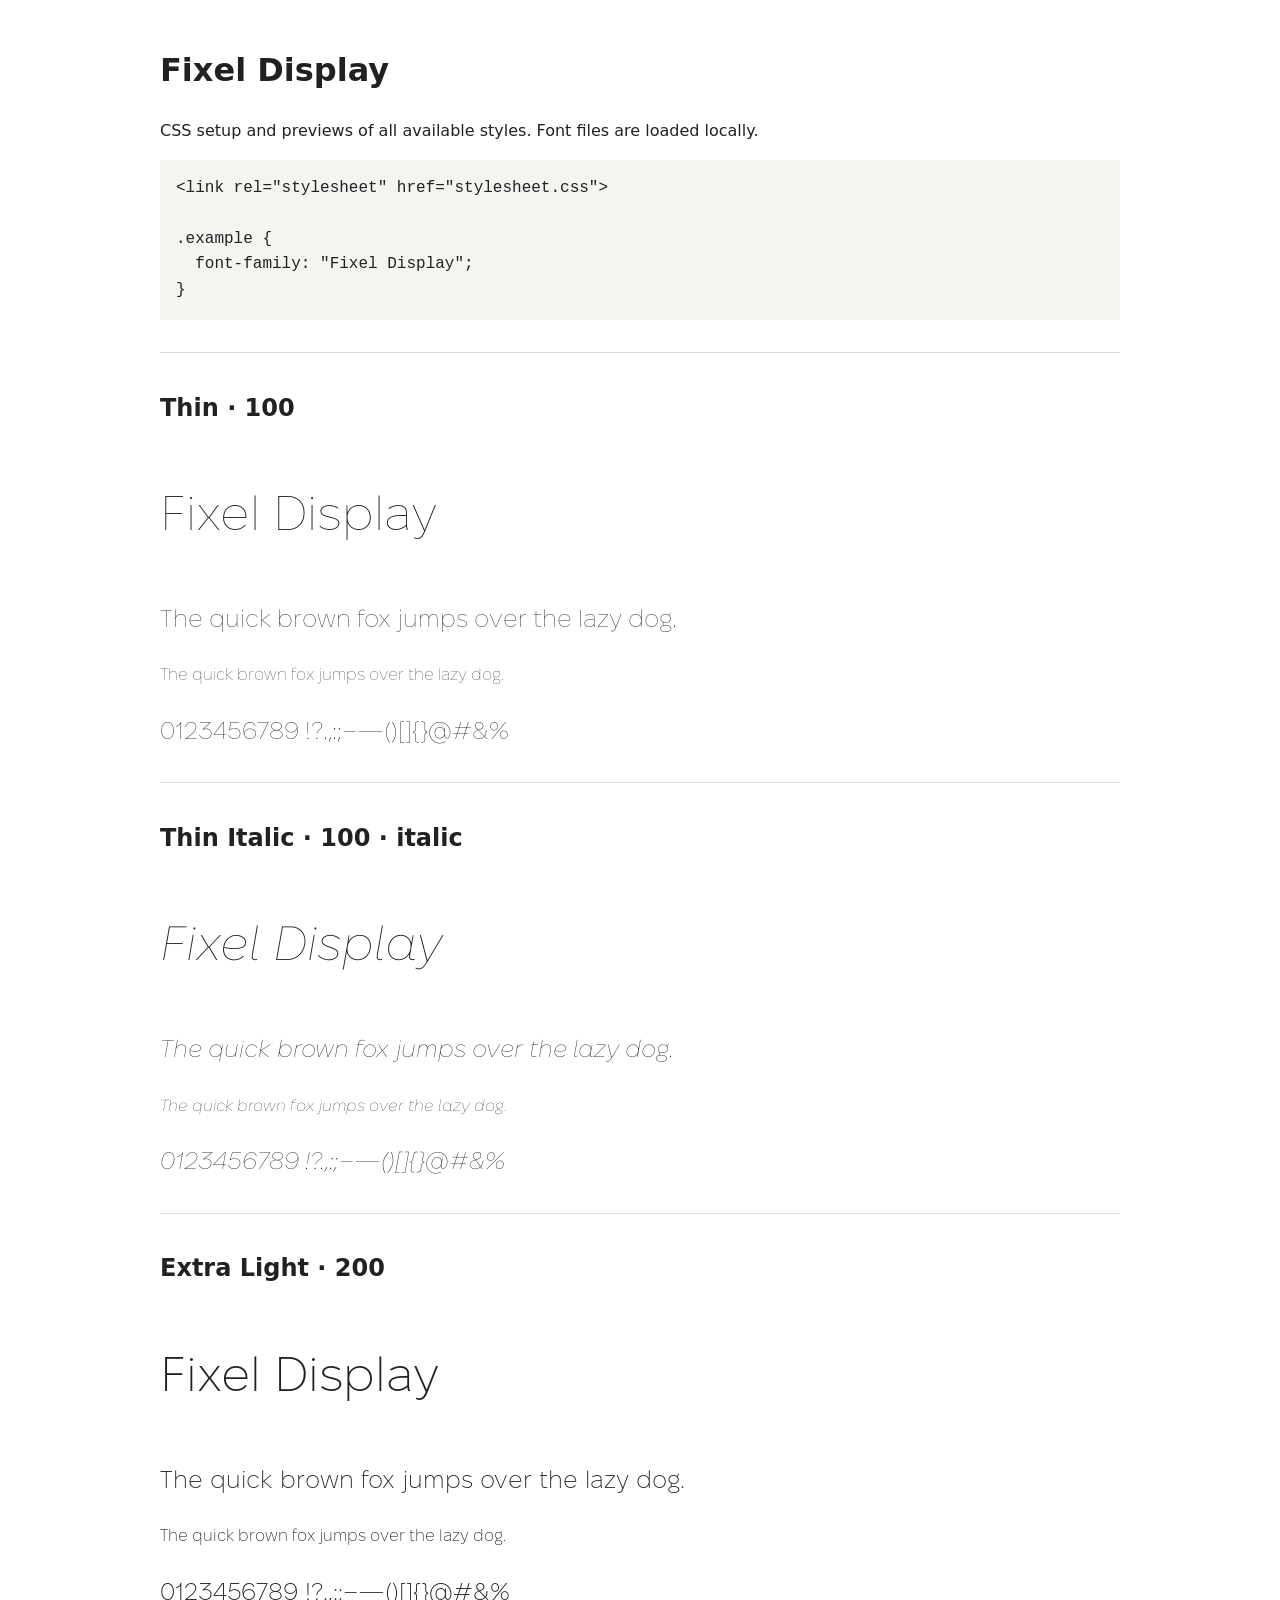
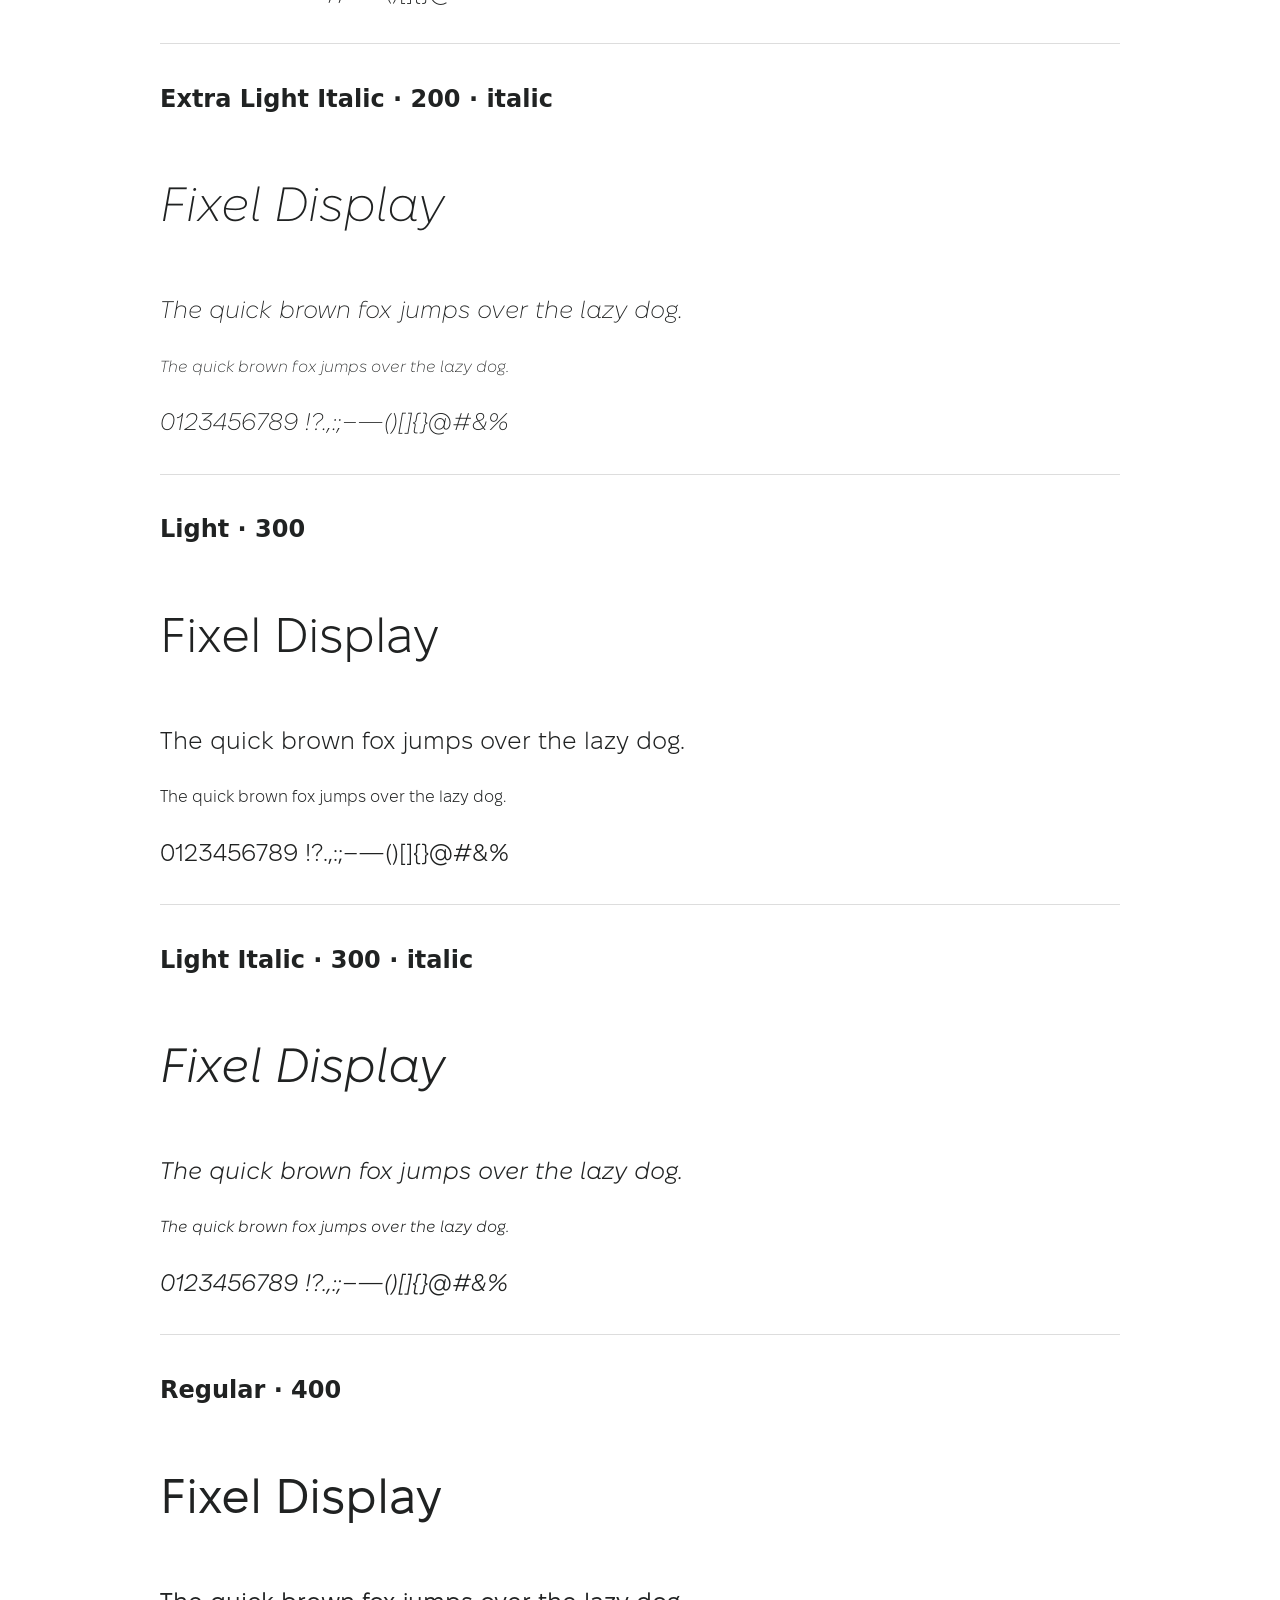
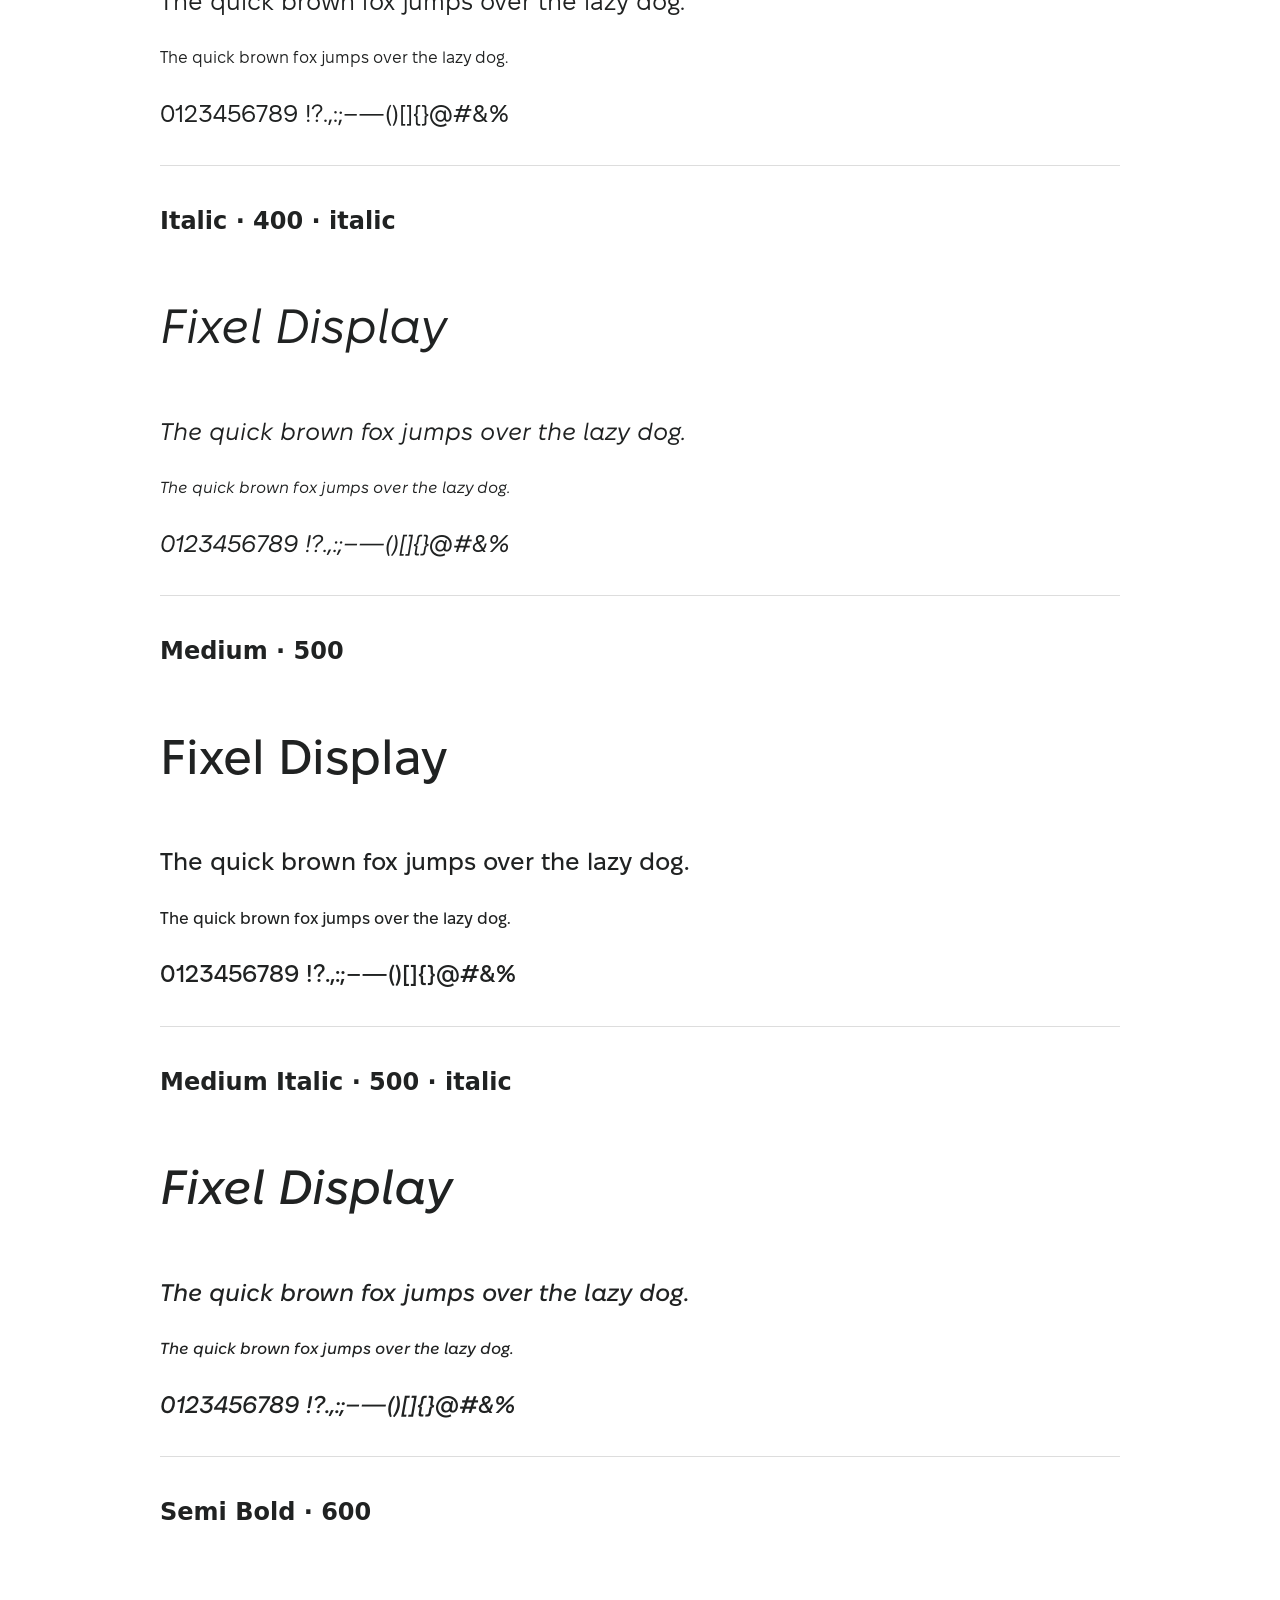
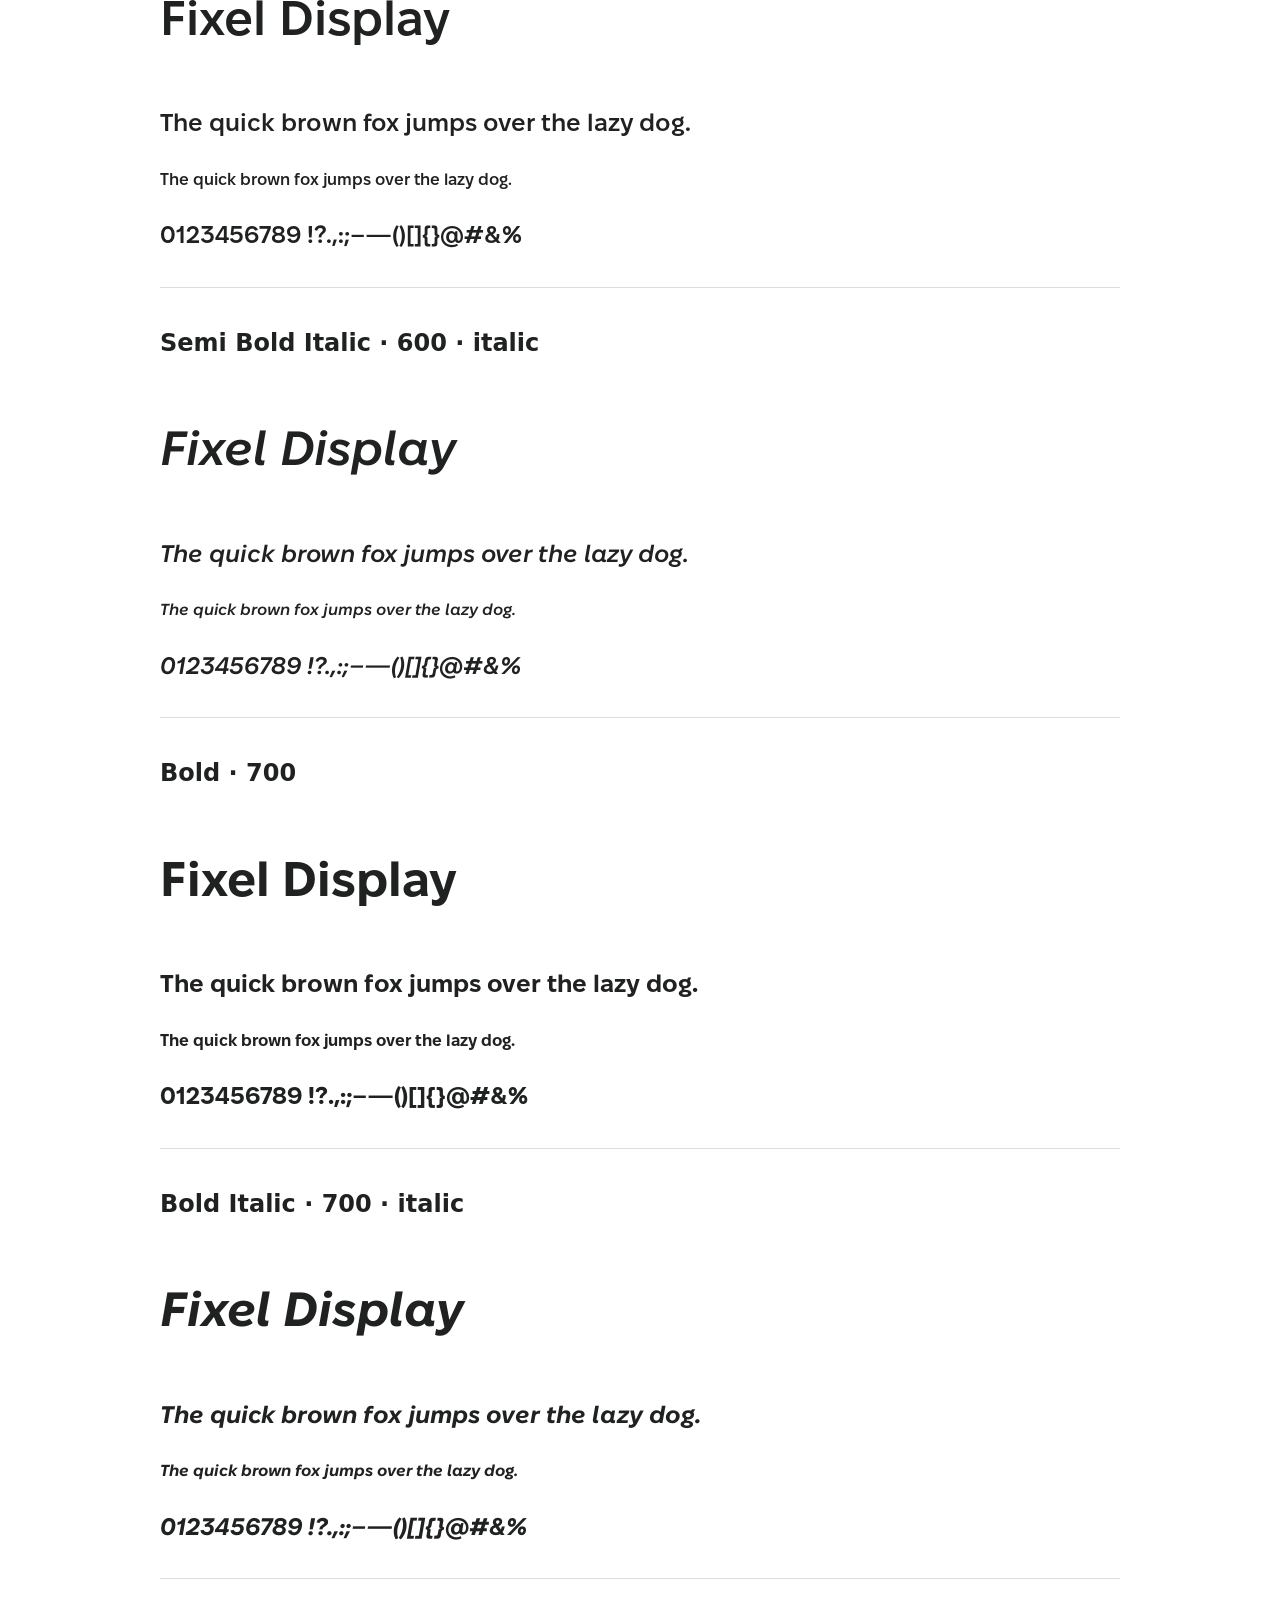
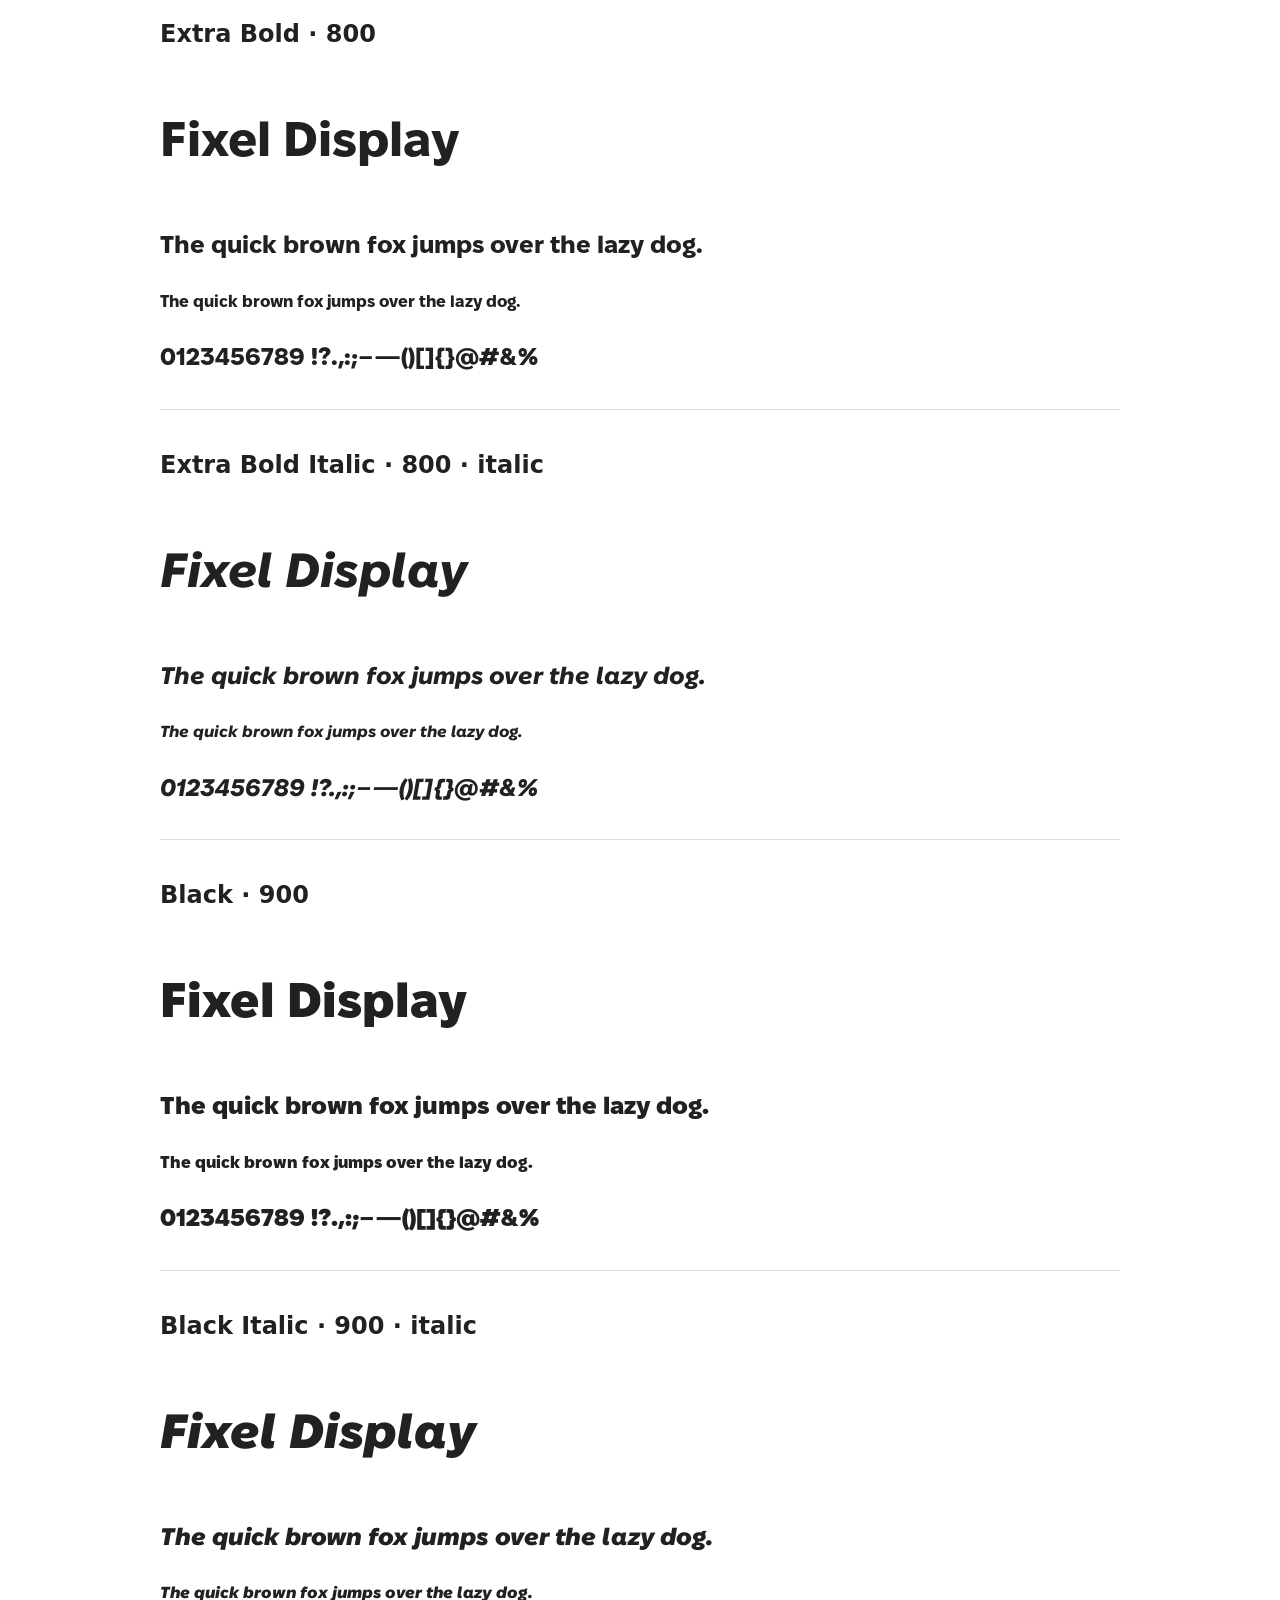
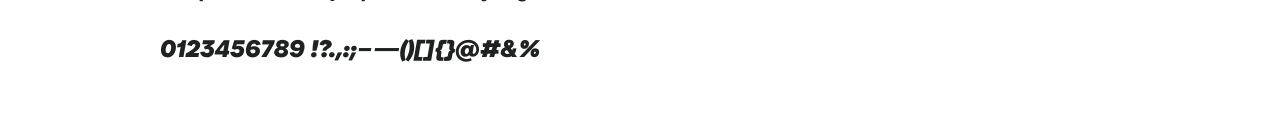
<file: FixelDisplay/FixelDisplay/demo.html>
<!doctype html>
<!-- Generated by npm run downloads:sync. Edit metadata or the generator, not this file. -->
<html lang="en">
<head>
  <meta charset="utf-8">
  <meta name="viewport" content="width=device-width, initial-scale=1">
  <meta name="robots" content="noindex,nofollow">
  <title>Fixel Display — font examples</title>
  <link rel="stylesheet" href="stylesheet.css">
  <style>
    body { margin: 0 auto; padding: 24px; max-width: 960px; color: #202222; background: #fff; font: 16px/1.6 system-ui, sans-serif; }
    section { border-top: 1px solid #ddd; margin-top: 32px; padding-top: 16px; }
    pre { padding: 16px; background: #f4f4f1; overflow-x: auto; }
    p { overflow-wrap: anywhere; }
    .large { font-size: 48px; } .medium { font-size: 24px; }
  </style>
</head>
<body>
  <h1>Fixel Display</h1>
  <p>CSS setup and previews of all available styles. Font files are loaded locally.</p>
  <pre><code>&lt;link rel="stylesheet" href="stylesheet.css"&gt;

.example {
  font-family: &quot;Fixel Display&quot;;
}</code></pre>
    <section>
      <h2>Thin · 100</h2>
      <div style="font-family: &quot;Fixel Display&quot;; font-weight: 100; font-style: normal;">
        <p class="large">Fixel Display</p>
        <p class="medium">The quick brown fox jumps over the lazy dog.</p>
        <p>The quick brown fox jumps over the lazy dog.</p>
        <p class="medium">0123456789 !?.,:;–—()[]{}@#&amp;%</p>
      </div>
    </section>
    <section>
      <h2>Thin Italic · 100 · italic</h2>
      <div style="font-family: &quot;Fixel Display&quot;; font-weight: 100; font-style: italic;">
        <p class="large">Fixel Display</p>
        <p class="medium">The quick brown fox jumps over the lazy dog.</p>
        <p>The quick brown fox jumps over the lazy dog.</p>
        <p class="medium">0123456789 !?.,:;–—()[]{}@#&amp;%</p>
      </div>
    </section>
    <section>
      <h2>Extra Light · 200</h2>
      <div style="font-family: &quot;Fixel Display&quot;; font-weight: 200; font-style: normal;">
        <p class="large">Fixel Display</p>
        <p class="medium">The quick brown fox jumps over the lazy dog.</p>
        <p>The quick brown fox jumps over the lazy dog.</p>
        <p class="medium">0123456789 !?.,:;–—()[]{}@#&amp;%</p>
      </div>
    </section>
    <section>
      <h2>Extra Light Italic · 200 · italic</h2>
      <div style="font-family: &quot;Fixel Display&quot;; font-weight: 200; font-style: italic;">
        <p class="large">Fixel Display</p>
        <p class="medium">The quick brown fox jumps over the lazy dog.</p>
        <p>The quick brown fox jumps over the lazy dog.</p>
        <p class="medium">0123456789 !?.,:;–—()[]{}@#&amp;%</p>
      </div>
    </section>
    <section>
      <h2>Light · 300</h2>
      <div style="font-family: &quot;Fixel Display&quot;; font-weight: 300; font-style: normal;">
        <p class="large">Fixel Display</p>
        <p class="medium">The quick brown fox jumps over the lazy dog.</p>
        <p>The quick brown fox jumps over the lazy dog.</p>
        <p class="medium">0123456789 !?.,:;–—()[]{}@#&amp;%</p>
      </div>
    </section>
    <section>
      <h2>Light Italic · 300 · italic</h2>
      <div style="font-family: &quot;Fixel Display&quot;; font-weight: 300; font-style: italic;">
        <p class="large">Fixel Display</p>
        <p class="medium">The quick brown fox jumps over the lazy dog.</p>
        <p>The quick brown fox jumps over the lazy dog.</p>
        <p class="medium">0123456789 !?.,:;–—()[]{}@#&amp;%</p>
      </div>
    </section>
    <section>
      <h2>Regular · 400</h2>
      <div style="font-family: &quot;Fixel Display&quot;; font-weight: 400; font-style: normal;">
        <p class="large">Fixel Display</p>
        <p class="medium">The quick brown fox jumps over the lazy dog.</p>
        <p>The quick brown fox jumps over the lazy dog.</p>
        <p class="medium">0123456789 !?.,:;–—()[]{}@#&amp;%</p>
      </div>
    </section>
    <section>
      <h2>Italic · 400 · italic</h2>
      <div style="font-family: &quot;Fixel Display&quot;; font-weight: 400; font-style: italic;">
        <p class="large">Fixel Display</p>
        <p class="medium">The quick brown fox jumps over the lazy dog.</p>
        <p>The quick brown fox jumps over the lazy dog.</p>
        <p class="medium">0123456789 !?.,:;–—()[]{}@#&amp;%</p>
      </div>
    </section>
    <section>
      <h2>Medium · 500</h2>
      <div style="font-family: &quot;Fixel Display&quot;; font-weight: 500; font-style: normal;">
        <p class="large">Fixel Display</p>
        <p class="medium">The quick brown fox jumps over the lazy dog.</p>
        <p>The quick brown fox jumps over the lazy dog.</p>
        <p class="medium">0123456789 !?.,:;–—()[]{}@#&amp;%</p>
      </div>
    </section>
    <section>
      <h2>Medium Italic · 500 · italic</h2>
      <div style="font-family: &quot;Fixel Display&quot;; font-weight: 500; font-style: italic;">
        <p class="large">Fixel Display</p>
        <p class="medium">The quick brown fox jumps over the lazy dog.</p>
        <p>The quick brown fox jumps over the lazy dog.</p>
        <p class="medium">0123456789 !?.,:;–—()[]{}@#&amp;%</p>
      </div>
    </section>
    <section>
      <h2>Semi Bold · 600</h2>
      <div style="font-family: &quot;Fixel Display&quot;; font-weight: 600; font-style: normal;">
        <p class="large">Fixel Display</p>
        <p class="medium">The quick brown fox jumps over the lazy dog.</p>
        <p>The quick brown fox jumps over the lazy dog.</p>
        <p class="medium">0123456789 !?.,:;–—()[]{}@#&amp;%</p>
      </div>
    </section>
    <section>
      <h2>Semi Bold Italic · 600 · italic</h2>
      <div style="font-family: &quot;Fixel Display&quot;; font-weight: 600; font-style: italic;">
        <p class="large">Fixel Display</p>
        <p class="medium">The quick brown fox jumps over the lazy dog.</p>
        <p>The quick brown fox jumps over the lazy dog.</p>
        <p class="medium">0123456789 !?.,:;–—()[]{}@#&amp;%</p>
      </div>
    </section>
    <section>
      <h2>Bold · 700</h2>
      <div style="font-family: &quot;Fixel Display&quot;; font-weight: 700; font-style: normal;">
        <p class="large">Fixel Display</p>
        <p class="medium">The quick brown fox jumps over the lazy dog.</p>
        <p>The quick brown fox jumps over the lazy dog.</p>
        <p class="medium">0123456789 !?.,:;–—()[]{}@#&amp;%</p>
      </div>
    </section>
    <section>
      <h2>Bold Italic · 700 · italic</h2>
      <div style="font-family: &quot;Fixel Display&quot;; font-weight: 700; font-style: italic;">
        <p class="large">Fixel Display</p>
        <p class="medium">The quick brown fox jumps over the lazy dog.</p>
        <p>The quick brown fox jumps over the lazy dog.</p>
        <p class="medium">0123456789 !?.,:;–—()[]{}@#&amp;%</p>
      </div>
    </section>
    <section>
      <h2>Extra Bold · 800</h2>
      <div style="font-family: &quot;Fixel Display&quot;; font-weight: 800; font-style: normal;">
        <p class="large">Fixel Display</p>
        <p class="medium">The quick brown fox jumps over the lazy dog.</p>
        <p>The quick brown fox jumps over the lazy dog.</p>
        <p class="medium">0123456789 !?.,:;–—()[]{}@#&amp;%</p>
      </div>
    </section>
    <section>
      <h2>Extra Bold Italic · 800 · italic</h2>
      <div style="font-family: &quot;Fixel Display&quot;; font-weight: 800; font-style: italic;">
        <p class="large">Fixel Display</p>
        <p class="medium">The quick brown fox jumps over the lazy dog.</p>
        <p>The quick brown fox jumps over the lazy dog.</p>
        <p class="medium">0123456789 !?.,:;–—()[]{}@#&amp;%</p>
      </div>
    </section>
    <section>
      <h2>Black · 900</h2>
      <div style="font-family: &quot;Fixel Display&quot;; font-weight: 900; font-style: normal;">
        <p class="large">Fixel Display</p>
        <p class="medium">The quick brown fox jumps over the lazy dog.</p>
        <p>The quick brown fox jumps over the lazy dog.</p>
        <p class="medium">0123456789 !?.,:;–—()[]{}@#&amp;%</p>
      </div>
    </section>
    <section>
      <h2>Black Italic · 900 · italic</h2>
      <div style="font-family: &quot;Fixel Display&quot;; font-weight: 900; font-style: italic;">
        <p class="large">Fixel Display</p>
        <p class="medium">The quick brown fox jumps over the lazy dog.</p>
        <p>The quick brown fox jumps over the lazy dog.</p>
        <p class="medium">0123456789 !?.,:;–—()[]{}@#&amp;%</p>
      </div>
    </section>
</body>
</html>
</file>
<file: style.css>
@font-face { font-family: 'Kharkiv Tone'; src: url('KharkivTone-regular.ttf') format('truetype'); font-weight: 400; font-display: swap; }
@font-face { font-family: 'MacPaw Fixel Display'; src: url('FixelDisplayRegular.otf') format('opentype'); font-weight: 400; font-display: swap; }

:root {
    --bg-color: #F8F7F3; --text-main: #111111; --purple: #8561FF; --purple-light: #7F7AB4;
    --dark-menu: #161616; --yellow-accent: #D1FF1C; --orange: #ff7e40; --blue: #2cc9ff;
    --green: #2db573; --purple-superlight: #C1BEE2;
}

* { margin: 0; padding: 0; box-sizing: border-box; }
body { background: var(--bg-color); color: var(--text-main); font-family: 'Kharkiv Tone', sans-serif; overflow-x: hidden; }
.logo, .start-title, h2 { font-family: 'Kharkiv Tone', sans-serif; text-transform: uppercase; }

/* --- ХЕДЕР ТА РІЗНІ РУКОПИСНІ ОВАЛИ НАВІГАЦІЇ --- */
header { display: flex; justify-content: space-between; align-items: center; max-width: 1320px; height: 90px; margin: 0 auto; padding: 20px 0; border-bottom: 1.5px solid #000; position: relative; z-index: 10; }
.logo { display: flex; align-items: center; transition: transform .3s cubic-bezier(.22,1,.36,1); }
.logo:hover { transform: scale(1.03); }
.logo img { display: block; height: 22px; width: auto; }
.desktop-nav { display: flex; align-items: center; gap: 22px; margin-left: auto; margin-right: 45px; }
.desktop-nav a { position: relative; display: inline-flex; align-items: center; gap: 6px; padding: 12px 18px; font-family: 'MacPaw Fixel Display', sans-serif; font-size: 1rem; line-height: 1; text-decoration: none; color: var(--text-main); transition: transform .25s ease; }

.desktop-nav a .nav-oval-svg { position: absolute; inset: -4px -8px; width: calc(100% + 16px); height: calc(100% + 8px); pointer-events: none; overflow: visible; z-index: 2; }
.desktop-nav a .nav-oval-svg path { fill: none; stroke: #7F7AB4; stroke-width: 1.65; stroke-linecap: round; stroke-linejoin: round; transition: stroke-dashoffset .62s cubic-bezier(.22, 1, .36, 1), stroke .25s ease; }
.desktop-nav a:hover .nav-oval-svg path,
.desktop-nav a.active-link .nav-oval-svg path { stroke-dashoffset: 0 !important; stroke: #8561FF; }

.nav-icon { width: 22px; height: 22px; object-fit: contain; transition: transform .35s cubic-bezier(.34,1.56,.64,1); }
.desktop-nav a:hover .nav-icon { transform: rotate(-14deg) scale(1.15); }
/* Кнопка перемикання мови у шапці */
/* Робимо кнопку мови відносним елементом (як і .desktop-nav a) */
.lang-btn {
    position: relative;
    background: transparent;
    border: none;
    outline: none;
    cursor: pointer;
    padding: 12px 18px; /* Однакові відступи як у посилань навігації */
    display: inline-flex;
    align-items: center;
    gap: 4px;
    font-family: 'MacPaw Fixel Display', sans-serif;
    font-weight: 400;
    font-size: 16px;
    line-height: 1;
    color: #000000;
}

/* Овал для посилань ТА для кнопки мови */
.desktop-nav a .nav-oval-svg,
.lang-btn .nav-oval-svg {
    position: absolute;
    inset: -4px -8px;
    width: calc(100% + 16px);
    height: calc(100% + 8px);
    pointer-events: none;
    overflow: visible;
    z-index: 2;
}

.desktop-nav a .nav-oval-svg path,
.lang-btn .nav-oval-svg path {
    fill: none;
    stroke: #7F7AB4;
    stroke-width: 1.65;
    stroke-linecap: round;
    stroke-linejoin: round;
    transition: stroke-dashoffset .62s cubic-bezier(.22, 1, .36, 1), stroke .25s ease;
}

/* Анімація появи овалу при наведенні */
.desktop-nav a:hover .nav-oval-svg path,
.desktop-nav a.active-link .nav-oval-svg path,
.lang-btn:hover .nav-oval-svg path {
    stroke-dashoffset: 0 !important;
    stroke: #8561FF;
}

/* Стрілочка біля мови */
.lang-btn .lang-arrow {
    width: 6px;
    height: 6px;
    display: inline-flex;
    align-items: center;
    justify-content: center;
    flex-shrink: 0; /* Щоб стрілка не стискалася */
    margin-top: 1px; /* Легке піксельне коригування для ідеального центру по висоті літер */
}
.lang-btn:hover { transform: scale(1.06); }
.mobile-menu-btn { display: none; }

/* --- СЕКЦІЯ START --- */
.hero { text-align: center; padding: 140px 20px 80px; position: relative; max-width: 1440px; margin: 0 auto; }
.hero-bg { position: absolute; inset: 0; background: url('photos/painting.svg') center/contain no-repeat; z-index: -1; transition: transform .65s cubic-bezier(.22,1,.36,1); }
.hero:hover .hero-bg { transform: scale(1.04); }
.start-link { display: inline-block; text-decoration: none; color: var(--text-main); }
.start-title { font-size: 5.375rem; font-weight: 400; line-height: 1; letter-spacing: 2px; margin-bottom: 18px; transition: transform .4s cubic-bezier(.22,1,.36,1), letter-spacing .4s ease; }
.start-link:hover .start-title { transform: scale(1.07); letter-spacing: 4px; }

.timeline { display: flex; align-items: center; justify-content: center; gap: 22px; }
.timeline-text { font-family: 'Kharkiv Tone', sans-serif; font-size: 1rem; line-height: 1; transition: transform .45s cubic-bezier(.22,1,.36,1), color .3s ease; }
.timeline-graphics { display: block; height: auto; max-width: 100%; transform-origin: center; transition: transform .45s cubic-bezier(.22,1,.36,1); }

.start-link:hover .timeline-graphics { transform: scale(1.25); }
.start-link:hover .timeline-text:first-child { transform: translateX(-34px); }
.start-link:hover .timeline-text:last-child { transform: translateX(34px); color: var(--purple); }

/* --- КОНТЕНТ: ЗАГОЛОВОК + 10 ПО-РІЗНОМУ АНІМОВАНИХ ФІГУР --- */
.content-container { display: flex; justify-content: space-between; align-items: flex-end; max-width: 1320px; margin: 0 auto; padding: 0 0 80px; gap: 40px; }
.text-block { flex: 1; }
.text-block h2 { font-size: 3.5rem; font-weight: 400; line-height: 0.93; }
.purple-text { color: var(--purple-light); display: inline-block; transition: color .3s ease; }
.text-block:hover .purple-text { color: var(--purple); }

.grid-block { flex: 0 0 730px; width: 730px; height: 292px; display: grid; grid-template-columns: repeat(5, 1fr); grid-template-rows: repeat(2, 1fr); gap: 0; }
.cell { width: 100%; height: 100%; display: flex; align-items: center; justify-content: center; cursor: pointer; will-change: transform; }
.cell img { width: 100%; height: 100%; object-fit: contain; display: block; pointer-events: none; user-select: none; }
.cell:hover { animation-play-state: paused; transform: scale(0.9) !important; transition: transform .25s cubic-bezier(.22,1,.36,1); }

@keyframes animPortrait { 0%, 100% { transform: rotate(0deg) scale(1); } 35% { transform: rotate(-7deg) scale(1.20); } 70% { transform: rotate(5deg) scale(1.03); } }
@keyframes animSquish   { 0%, 100% { transform: scale(1); } 30% { transform: scale(0.89); } 55% { transform: scale(1.02); } 75% { transform: scale(0.97); } }
@keyframes animPendulum { 0%, 100% { transform: rotate(0deg) scale(1); } 30% { transform: rotate(-16deg) scale(0.95); } 65% { transform: rotate(12deg) scale(0.98); } }
@keyframes animTurn90   { 0%, 20% { transform: rotate(0deg) scale(1); } 45%, 65% { transform: rotate(90deg) scale(0.94); } 88%, 100% { transform: rotate(0deg) scale(1); } }
@keyframes animTurnNeg  { 0%, 25% { transform: rotate(0deg) scale(1); } 50%, 72% { transform: rotate(-90deg) scale(0.94); } 92%, 100% { transform: rotate(0deg) scale(1); } }

.cell1  { animation: animPortrait 4.7s cubic-bezier(.34,1.56,.64,1) infinite 0s; }
.cell2  { animation: animSquish   4.4s cubic-bezier(.34,1.56,.64,1) infinite 0.5s; }
.cell3  { animation: animPendulum 5.0s cubic-bezier(.34,1.56,.64,1) infinite 1.1s; }
.cell4  { animation: animPortrait 5.6s cubic-bezier(.34,1.56,.64,1) infinite 1.7s; }
.cell5  { animation: animPendulum 4.8s cubic-bezier(.34,1.56,.64,1) infinite 0.8s; }
.cell6  { animation: animSquish   4.6s cubic-bezier(.34,1.56,.64,1) infinite 1.4s; }
.cell7  { animation: animSquish   4.2s cubic-bezier(.34,1.56,.64,1) infinite 0.3s; }
.cell8  { animation: animTurn90   5.8s cubic-bezier(.34,1.56,.64,1) infinite 0.9s; }
.cell9  { animation: animTurnNeg  6.0s cubic-bezier(.34,1.56,.64,1) infinite 2.1s; }
.cell10 { animation: animPortrait 5.1s cubic-bezier(.34,1.56,.64,1) infinite 1.2s; }
.cell1, .cell4, .cell10 { z-index: 1; }

/* --- OVERLAYS (ТЕМНЕ МЕНЮ НАВІГАЦІЇ ТА ФІОЛЕТОВЕ МЕНЮ МОВ) --- */
.overlay { position: fixed; inset: 0; z-index: 100; display: flex; flex-direction: column; justify-content: center; align-items: center; opacity: 0; pointer-events: none; transition: opacity .3s ease; }
.overlay.active { opacity: 1; pointer-events: all; }

.dark-overlay {
    background-color: var(--dark-menu);
    background-image: url('photos/blackstroke.svg');
    background-position: center;
    background-repeat: no-repeat;
    background-size: contain;
}

.purple-overlay { background: #7C5DFA; }

.overlay-header { position: absolute; top: 0; left: 50%; transform: translateX(-50%); width: 100%; max-width: 1320px; padding: 32px 20px; display: flex; justify-content: space-between; align-items: center; z-index: 2; }
.overlay-logo img { height: 22px; filter: brightness(0) invert(1); display: block; }
.close-btn { background: transparent; border: none; color: #fff; font-size: 2rem; line-height: 1; cursor: pointer; transition: transform .25s ease; }
.close-btn:hover { transform: rotate(90deg) scale(1.1); }

.mobile-nav-list { display: flex; flex-direction: column; align-items: center; width: 100%; position: relative; z-index: 2; }
.overlay a { color: #fff; text-decoration: none; font-family: 'MacPaw Fixel Display', sans-serif; font-size: 1.55rem; margin: 14px 0; transition: color .2s ease, transform .2s ease; }
.overlay a:hover { color: var(--yellow-accent); transform: translateX(6px); }

.lang-list { display: flex; flex-direction: column; align-items: center; justify-content: center; gap: 22px; width: 339px; height: 710px; background: url('photos/Group 28.svg') center/contain no-repeat; position: relative; z-index: 2; }
.lang-list button { background: none; border: none; color: #fff; font-size: 1.55rem; font-weight: 400; cursor: pointer; font-family: 'Kharkiv Tone', sans-serif; transition: transform .2s ease, color .2s ease; }
.lang-list button:hover, .lang-list button.active { color: var(--yellow-accent); transform: scale(1.1); }

/* --- СТОРІНКА ABOUT PROJECT --- */
.about-page { max-width: 1320px; margin: 0 auto; padding: 60px 0 100px; }
.about-title { font-size: 5rem; font-weight: 400; line-height: 1; text-align: center; margin-bottom: 65px; }
.about-grid { display: flex; justify-content: space-between; align-items: flex-start; gap: 80px; }
.about-text-column { flex: 1; max-width: 760px; display: flex; flex-direction: column; }
.about-lead { font-family: 'MacPaw Fixel Display', sans-serif; font-size: 24px; line-height: 1.4; margin-bottom: 32px; }
.purple-highlight { font-weight: 600; color: var(--purple); }
.about-circles { display: flex; margin-bottom: 32px; }
.about-circles .dot { width: 34px; height: 34px; border-radius: 50%; transition: transform .3s ease; }
.about-circles:hover .dot:first-child { transform: translateX(-4px); }
.about-circles:hover .dot:last-child { transform: translateX(4px); }
.dot-lilac { background: #c576d6; }
.dot-green { background: #16b800; }
.about-paragraphs { display: flex; flex-direction: column; gap: 32px; }
.about-paragraphs p { font-family: 'MacPaw Fixel Display', sans-serif; font-size: 18px; line-height: 1.4; color: #5B5B5B; }
.about-triangles { display: flex; justify-content: flex-end; gap: 4px; margin-top: 35px; }
.about-triangles .tri { width: 34px; height: 34px; clip-path: polygon(0 0, 100% 0, 100% 100%); }
.tri-green { background: var(--green); }
.tri-orange { background: var(--orange); }
.about-partners-column { flex: 0 0 380px; display: flex; justify-content: flex-end; }
.partners-capsule { width: 380px; min-height: 760px; background: #7c5dfa; border-radius: 999px; padding: 130px 60px; display: flex; flex-direction: column; justify-content: space-between; align-items: flex-start; }
.partner-logo { max-width: 100%; height: 54px; object-fit: contain; transition: transform .3s ease; }
.partner-logo:hover { transform: scale(1.06); }

/* --- АДАПТИВНІСТЬ --- */
@media (max-width: 1360px) {
    header, .content-container, .about-page { padding-left: 24px; padding-right: 24px; }
}
@media (max-width: 1150px) {
    .content-container { flex-direction: column; align-items: flex-start; }
    .text-block h2 { text-align: left; font-size: 2.8rem; }
    .grid-block { flex: none; width: 100%; max-width: 730px; height: auto; aspect-ratio: 5 / 2; }
}
@media (max-width: 900px) {
    header { height: 74px; padding: 14px 20px; }
    .desktop-nav { display: none; }

    /* Бургер з 3 лініями (нижня коротша, як на макеті) */
    .mobile-menu-btn { display: flex; flex-direction: column; justify-content: center; align-items: flex-start; gap: 5px; background: none; border: none; cursor: pointer; padding: 4px 0; width: 32px; }
    .mobile-menu-btn span { display: block; width: 28px; height: 2.5px; background: #000; border-radius: 2px; margin: 0; }
    .mobile-menu-btn span:last-child { width: 17px; }

    .logo img { height: 15px; }
    .lang-btn { display: block; width: 72px; height: 42px; }

    /* Головний екран START на телефоні */
    .hero { padding: 110px 20px 75px; }
    .hero-bg { background-size: 135% auto; background-position: center 20%; }
    .start-title { font-size: 4.1rem; margin-bottom: 14px; }
    .timeline { gap: 0; }
    .timeline-text { display: none; }
    .timeline-graphics { width: 225px; max-width: 75vw; }
    .start-link:hover .timeline-graphics { transform: scale(1.08); }

    /* Текст по лівому краю + сітка 5x2 знизу */
    .content-container { flex-direction: column; align-items: flex-start; padding: 10px 20px 44px; gap: 28px; }
    .text-block { width: 100%; }
    .text-block h2 { text-align: left; font-size: 2.05rem; line-height: 0.98; }
    .grid-block { width: 100%; max-width: 100%; grid-template-columns: repeat(5, 1fr); grid-template-rows: repeat(2, 1fr); aspect-ratio: 5 / 2; }

    /* Мобільні меню (різні: темне зліва по лівому краю + фіолетове мов по центру) */
    .overlay-header { padding: 22px 20px; justify-content: flex-start; }
    .overlay-logo { display: none; }
    .close-btn { font-size: 1.85rem; }

    .dark-overlay {
        align-items: flex-start;
        background-image: url('photos/blackstroke.svg');
        background-size: 94% 96%;
        background-position: right center;
        background-repeat: no-repeat;
    }
    .mobile-nav-list {
        align-items: flex-start;
        padding: 0 24px;
        gap: 32px;
    }
    .mobile-nav-list a {
        margin: 0;
        font-size: 1.5rem;
        font-weight: 500;
        text-align: left;
    }

    .lang-list { width: 100%; height: 82vh; gap: 28px; }

    .about-grid { flex-direction: column; align-items: center; gap: 50px; }
    .about-title { font-size: 2.8rem; }
    .partners-capsule { width: 100%; max-width: 320px; min-height: 580px; padding: 90px 45px; }
}

/* --- СПЛИВАЮЧЕ ВІКНО PSYCHOLOGIST'S ADVICE --- */
.advice-modal-overlay {
    position: fixed; inset: 0; z-index: 300;
    background: rgba(65, 65, 65, 0.36);
    backdrop-filter: blur(14px); -webkit-backdrop-filter: blur(14px);
    display: flex; justify-content: center; align-items: center; padding: 20px;
    opacity: 0; pointer-events: none;
    transition: opacity .3s cubic-bezier(.22, 1, .36, 1);
}
.advice-modal-overlay.active { opacity: 1; pointer-events: all; }

.advice-modal-card {
    position: relative; width: 960px; max-width: 100%; min-height: 440px;
    border-radius: 30px; padding: 72px 84px 80px; overflow: hidden;
    background: linear-gradient(112deg, rgba(199, 194, 230, 0.78) 0%, rgba(223, 220, 235, 0.76) 28%, rgba(243, 242, 238, 0.8) 52%, rgba(229, 252, 139, 0.78) 82%, rgba(215, 250, 75, 0.82) 100%);
    backdrop-filter: blur(22px) saturate(135%); -webkit-backdrop-filter: blur(22px) saturate(135%);
    border: 1.5px solid rgba(255, 255, 255, 0.88);
    box-shadow: 0 28px 70px rgba(0, 0, 0, 0.16), inset 0 1px 1px rgba(255, 255, 255, 0.9);
    display: flex; flex-direction: column; justify-content: center;
    transform: translateY(18px) scale(0.95);
    transition: transform .34s cubic-bezier(.22, 1, .36, 1);
}
.advice-modal-card::before {
    content: ''; position: absolute; inset: 0; pointer-events: none; z-index: 0;
    background: linear-gradient(135deg, rgba(255, 255, 255, 0.42) 0%, rgba(255, 255, 255, 0.12) 48%, rgba(255, 255, 255, 0.28) 100%);
}
.advice-modal-overlay.active .advice-modal-card { transform: translateY(0) scale(1); }

.advice-modal-header, .advice-modal-body { position: relative; z-index: 1; }
.advice-modal-header {
    display: flex; align-items: center; justify-content: space-between; gap: 20px;
    margin-bottom: 38px;
}
.advice-title-group { display: flex; align-items: center; gap: 22px; }
.advice-pixel-icon { width: 44px; height: 40px; object-fit: contain; flex-shrink: 0; display: block; }
.advice-modal-title {
    font-family: 'Kharkiv Tone', sans-serif; font-weight: 400; font-size: 2rem;
    line-height: 1.1; text-transform: none; color: var(--text-main); margin: 0;
}

.advice-close-btn {
    background: transparent; border: none; padding: 6px; cursor: pointer;
    display: flex; align-items: center; justify-content: center; color: var(--text-main);
    transition: transform .28s cubic-bezier(.34, 1.56, .64, 1), opacity .2s ease;
}
.advice-close-btn:hover { transform: rotate(90deg) scale(1.12); opacity: 0.7; }

.advice-modal-body {
    font-family: 'MacPaw Fixel Display', sans-serif; font-weight: 400;
    font-size: 1.125rem; line-height: 1.5; color: #262626;
    max-width: 720px; padding-left: 66px; margin: 0;
}

@media (max-width: 900px) {
    .advice-modal-card { min-height: 320px; padding: 36px 26px 42px; border-radius: 24px; }
    .advice-modal-header { margin-bottom: 22px; }
    .advice-title-group { gap: 14px; }
    .advice-pixel-icon { width: 32px; height: 30px; }
    .advice-modal-title { font-size: 1.35rem; }
    .advice-modal-body { padding-left: 0; font-size: 0.98rem; line-height: 1.45; }
}
</file>
<file: authors.css>
/* --- СТОРІНКА AUTHORS --- */
.authors-page { width: 100%; padding: 36px 0 44px; overflow: hidden; }
.authors-title { font-family: 'Kharkiv Tone', sans-serif; font-weight: 400; font-size: 4.5rem; /* 72px */ line-height: 1; text-align: center; text-transform: uppercase; margin-bottom: 34px; color: var(--text-main); }

/* Контейнер 4 потоків авторів (компактніша висота) */
.authors-streams { width: 100%; display: flex; flex-direction: column; gap: 14px; margin-bottom: 44px; }
.author-row { position: relative; width: 100%; height: 58px; overflow: hidden; }

/* Картка кожного автора */
.author-card { position: absolute; top: 50%; left: 0; display: inline-flex; align-items: center; gap: 16px; padding: 4px 16px 4px 4px; border-radius: 999px; cursor: pointer; user-select: none; will-change: transform; transition: background-color .25s ease; }
.author-card img { width: 82px; height: 48px; border-radius: 999px; object-fit: cover; background: #EAE9E4; flex-shrink: 0; transition: transform .32s cubic-bezier(.34,1.56,.64,1); }
.author-card span { font-family: 'MacPaw Fixel Display', sans-serif; font-weight: 400; font-size: 1.65rem; line-height: 1; color: var(--text-main); white-space: nowrap; transition: color .25s ease; }

/* Стан при наведенні на конкретного автора (коли він зупиняється) */
.author-card:hover { background: var(--bg-color); z-index: 5; }
.author-card:hover img { transform: scale(1.08); }
.author-card:hover span { color: var(--purple); }

/* Нижня лаймова плашка MENTORS */
.mentors-banner { max-width: 1320px; margin: 0 auto; background: var(--yellow-accent); border-radius: 20px; padding: 14px 44px; display: flex; justify-content: space-between; align-items: center; gap: 24px; }
.mentors-label { font-family: 'Kharkiv Tone', sans-serif; font-weight: 400; font-size: 2.15rem; line-height: 1; text-transform: uppercase; color: rgba(17, 17, 17, 0.28); margin: 0; }
.mentors-list { display: flex; align-items: center; gap: 48px; }
.mentor-card { display: inline-flex; align-items: center; gap: 16px; padding: 4px 14px 4px 4px; border-radius: 999px; cursor: pointer; transition: transform .28s cubic-bezier(.34,1.56,.64,1), background-color .25s ease; }
.mentor-card img { width: 82px; height: 48px; border-radius: 999px; object-fit: cover; background: rgba(255,255,255,0.45); flex-shrink: 0; }
.mentor-card span { font-family: 'MacPaw Fixel Display', sans-serif; font-size: 1.65rem; line-height: 1; color: var(--text-main); white-space: nowrap; }
.mentor-card:hover { transform: translateY(-2px) scale(1.03); background: rgba(255, 255, 255, 0.38); }

/* Адаптивність */
@media (max-width: 1360px) {
    .mentors-banner { margin: 0 24px; }
}
@media (max-width: 900px) {
    .authors-page { padding: 26px 0 42px; }
    .authors-title { font-size: 2.6rem; margin-bottom: 24px; }
    .authors-streams { gap: 10px; margin-bottom: 32px; }
    .author-row { height: 48px; }
    .author-card { gap: 12px; }
    .author-card img, .mentor-card img { width: 64px; height: 38px; }
    .author-card span, .mentor-card span { font-size: 1.2rem; }
    .mentors-banner { flex-direction: column; align-items: flex-start; margin: 0 18px; padding: 18px 22px; border-radius: 18px; }
    .mentors-label { font-size: 1.6rem; }
    .mentors-list { flex-wrap: wrap; gap: 18px; }
}
</file>
<file: boundaries.css>
/* --- СТОРІНКА DEFINE YOUR BOUNDARIES --- */

.boundaries-page {
    max-width: 1320px;
    margin: 0 auto;
    padding: 50px 20px 100px 20px;
    animation: fadeSlideUp 0.65s cubic-bezier(0.22, 1, 0.36, 1) both;
}

.page-title {
    font-family: 'Kharkiv Tone', sans-serif;
    font-weight: 400;
    font-size: 5rem;
    line-height: 1.02;
    text-transform: uppercase;
    text-align: center;
    margin-bottom: 36px;
    color: var(--text-main);
}

.boundaries-description {
    font-family: 'MacPaw Fixel Display', sans-serif;
    font-weight: 400;
    font-size: 1rem;
    line-height: 1.45;
    color: #6B6B6B;
    max-width: 730px;
    margin: 0 0 55px 0;
    text-align: left;
}

/* Робоча зона */
.boundaries-workspace {
    position: relative;
    width: 100%;
    height: 620px;
    margin-bottom: 55px;
    user-select: none;
    -webkit-user-select: none;
}

/* Заголовки колонок (Desktop) */
.column-header {
    display: flex;
    align-items: center;
    gap: 12px;
    height: 44px;
    position: absolute;
    top: 0;
    z-index: 5;
    user-select: none;
    -webkit-user-select: none;
}

.left-header {
    left: 10px;
}

.right-header {
    right: 10px;
}

.column-header h3,
.mobile-header-top h3,
.mobile-header-bottom h3 {
    font-family: 'Kharkiv Tone', sans-serif;
    font-weight: 400;
    font-size: 1.75rem;
    line-height: 1;
    text-transform: uppercase;
    margin: 0;
    color: var(--text-main);
    user-select: none;
    -webkit-user-select: none;
}

.column-header .count,
.mobile-header-top .count,
.mobile-header-bottom .count {
    display: inline-block;
    font-family: 'MacPaw Fixel Display', sans-serif;
    font-size: 1.85rem;
    line-height: 1;
    color: #BDBDBD;
    margin-left: 6px;
    user-select: none;
    -webkit-user-select: none;
    transition: transform 0.3s cubic-bezier(0.34, 1.56, 0.64, 1), color 0.25s ease;
}

.count.count-bump {
    transform: scale(1.32) translateY(-2px);
    color: var(--text-main);
}

.header-icon {
    width: 30px;
    height: 30px;
    object-fit: contain;
    pointer-events: none;
    user-select: none;
}

.mobile-header-top,
.mobile-header-bottom {
    display: none;
    user-select: none;
    -webkit-user-select: none;
}

/* Фонова градієнтна капсула */
.workspace-bg {
    position: absolute;
    top: 64px;
    left: 0;
    width: 100%;
    height: calc(100% - 64px);
    background: linear-gradient(
        90deg,
        rgba(209, 255, 28, 0.42) 0%,
        #F2F1EC 32%,
        #F2F1EC 68%,
        rgba(193, 190, 226, 0.62) 100%
    );
    border-radius: 999px;
    z-index: 1;
}

/* Кнопка плюс по центру капсули */
.add-custom-btn {
    position: absolute;
    top: 50%;
    left: 50%;
    transform: translate(-50%, -50%);
    background: #FFFFFF;
    border: none;
    border-radius: 50%;
    width: 60px;
    height: 60px;
    display: flex;
    justify-content: center;
    align-items: center;
    cursor: pointer;
    box-shadow: 0 2px 14px rgba(0, 0, 0, 0.06);
    z-index: 5;
    transition: transform 0.35s cubic-bezier(0.34, 1.56, 0.64, 1), box-shadow 0.25s ease, background-color 0.25s ease;
}

.add-custom-btn svg {
    transition: transform 0.35s cubic-bezier(0.34, 1.56, 0.64, 1);
}

.add-custom-btn:hover {
    transform: translate(-50%, -50%) scale(1.12);
    box-shadow: 0 6px 22px rgba(0, 0, 0, 0.12);
}

.add-custom-btn:hover svg {
    transform: rotate(90deg);
}

.add-custom-btn:active {
    transform: translate(-50%, -50%) scale(0.95);
}

@keyframes tagPopIn {
    0% {
        opacity: 0;
        transform: scale(0.75);
    }
    70% {
        opacity: 1;
        transform: scale(1.04);
    }
    100% {
        opacity: 1;
        transform: scale(1);
    }
}

/* Теги (Вільне перетягування) */
.drag-item {
    position: absolute;
    z-index: 10;
    font-family: 'MacPaw Fixel Display', sans-serif;
    font-size: 0.92rem;
    line-height: 1.25;
    color: var(--text-main);
    background-color: #D1FF1C;
    padding: 16px 28px;
    border-radius: 999px;
    cursor: grab;
    width: fit-content;
    max-width: 310px;
    text-align: left;

    user-select: none;
    -webkit-user-select: none;
    -moz-user-select: none;
    -ms-user-select: none;
    touch-action: none;

    transition: transform 0.22s cubic-bezier(0.22, 1, 0.36, 1),
                box-shadow 0.22s ease,
                padding 0.22s cubic-bezier(0.22, 1, 0.36, 1);
}

.drag-item.just-created {
    animation: tagPopIn 0.38s cubic-bezier(0.34, 1.56, 0.64, 1) both;
}

.drag-item:hover:not(.dragging) {
    transform: translateY(-2px) scale(1.015);
    box-shadow: 0 6px 18px rgba(0, 0, 0, 0.08);
    z-index: 25;
}

.drag-item.auto-moving {
    transition: left 0.42s cubic-bezier(0.22, 1, 0.36, 1),
                top 0.42s cubic-bezier(0.22, 1, 0.36, 1),
                padding 0.22s ease,
                transform 0.22s ease;
}

.drag-item.dragging {
    cursor: grabbing;
    z-index: 100;
    transform: scale(1.04);
    box-shadow: 0 12px 28px rgba(0, 0, 0, 0.14);
}

.drag-item.in-middle.is-selected {
    padding-left: 48px;
    padding-right: 48px;
    z-index: 50;
    box-shadow: 0 8px 24px rgba(0, 0, 0, 0.11);
}

.drag-item.in-middle.is-selected .tag-text {
    opacity: 0.6;
}

.drag-item .edge-action {
    position: absolute;
    top: 50%;
    transform: translateY(-50%) scale(0.6);
    width: 28px;
    height: 28px;
    border-radius: 50%;
    border: none;
    background: #FFFFFF;
    display: flex;
    align-items: center;
    justify-content: center;
    padding: 0;
    cursor: pointer;
    opacity: 0;
    pointer-events: none;
    box-shadow: 0 2px 8px rgba(0, 0, 0, 0.12);
    transition: opacity 0.22s ease,
                transform 0.25s cubic-bezier(0.34, 1.56, 0.64, 1),
                background-color 0.2s ease;
}

.drag-item .edge-action.left {
    left: 10px;
}

.drag-item .edge-action.right {
    right: 10px;
}

.drag-item.in-middle.is-selected .edge-action {
    opacity: 1;
    pointer-events: auto;
    transform: translateY(-50%) scale(1);
}

.drag-item.in-middle.is-selected .edge-action.left:hover {
    transform: translateY(-50%) scale(1.18);
    background-color: #F4FFCC;
}

.drag-item.in-middle.is-selected .edge-action.right:hover {
    transform: translateY(-50%) scale(1.18);
    background-color: #ECEAF8;
}

/* --- КНОПКИ ЗБЕРЕЖЕННЯ ТА ПОШИРЕННЯ --- */
.action-buttons {
    display: flex;
    justify-content: center;
    gap: 20px;
}

.btn-black {
    position: relative;
    overflow: hidden;
    background-color: var(--text-main);
    color: #FFFFFF;
    font-family: 'MacPaw Fixel Display', sans-serif;
    font-size: 1.25rem;
    letter-spacing: 0.02em;
    text-transform: uppercase;
    border: 1.5px solid var(--text-main);
    border-radius: 999px;
    padding: 15px 42px;
    cursor: pointer;
    user-select: none;
    transition: transform 0.3s cubic-bezier(0.34, 1.56, 0.64, 1),
                background-color 0.25s ease,
                color 0.25s ease,
                box-shadow 0.25s ease;
}

.btn-black::after {
    content: '';
    position: absolute;
    top: 0;
    left: -120%;
    width: 60%;
    height: 100%;
    background: linear-gradient(90deg, transparent, rgba(255, 255, 255, 0.18), transparent);
    transform: skewX(-20deg);
    transition: left 0.55s ease;
}

.btn-black:hover {
    transform: translateY(-2px) scale(1.03);
    box-shadow: 0 10px 24px rgba(0, 0, 0, 0.16);
}

.btn-black:hover::after {
    left: 140%;
}

.btn-black:active {
    transform: translateY(0) scale(0.97);
}

/* --- МОДАЛЬНЕ ВІКНО ДОДАВАННЯ МЕЖІ --- */
.modal-overlay {
    position: fixed;
    top: 0;
    left: 0;
    width: 100vw;
    height: 100vh;
    background: rgba(65, 65, 65, 0.36);
    backdrop-filter: blur(14px);
    -webkit-backdrop-filter: blur(14px);
    display: flex;
    justify-content: center;
    align-items: center;
    z-index: 200;
    opacity: 0;
    pointer-events: none;
    transition: opacity 0.3s cubic-bezier(0.22, 1, 0.36, 1);
}

.modal-overlay.active {
    opacity: 1;
    pointer-events: all;
}

.modal-content {
    position: relative;
    overflow: hidden;
    background: linear-gradient(
        112deg,
        rgba(199, 194, 230, 0.78) 0%,
        rgba(223, 220, 235, 0.76) 28%,
        rgba(243, 242, 238, 0.8) 52%,
        rgba(229, 252, 139, 0.78) 82%,
        rgba(215, 250, 75, 0.82) 100%
    );
    backdrop-filter: blur(22px) saturate(135%);
    -webkit-backdrop-filter: blur(22px) saturate(135%);
    border: 1.5px solid rgba(255, 255, 255, 0.88);
    box-shadow: 0 28px 70px rgba(0, 0, 0, 0.16), inset 0 1px 1px rgba(255, 255, 255, 0.9);
    width: 960px;
    max-width: 94vw;
    min-height: 440px;
    border-radius: 30px;
    padding: 84px 72px 96px 72px;
    display: flex;
    flex-direction: column;
    justify-content: space-between;
    transform: translateY(18px) scale(0.95);
    transition: transform 0.34s cubic-bezier(0.22, 1, 0.36, 1);
}

.modal-content::before {
    content: '';
    position: absolute;
    inset: 0;
    pointer-events: none;
    z-index: 0;
    background: linear-gradient(
        135deg,
        rgba(255, 255, 255, 0.42) 0%,
        rgba(255, 255, 255, 0.12) 48%,
        rgba(255, 255, 255, 0.28) 100%
    );
}

.modal-overlay.active .modal-content {
    transform: translateY(0) scale(1);
}

.modal-top-row,
.modal-input-wrapper {
    position: relative;
    z-index: 1;
}

.modal-top-row {
    display: flex;
    align-items: center;
    justify-content: space-between;
    margin-bottom: 64px;
}

.modal-content h3 {
    font-family: 'Kharkiv Tone', sans-serif;
    font-weight: 400;
    font-size: 2rem;
    line-height: 1.1;
    color: var(--text-main);
    margin: 0;
}

.modal-close-btn {
    background: none;
    border: none;
    padding: 4px;
    cursor: pointer;
    display: flex;
    align-items: center;
    justify-content: center;
    transition: transform 0.28s cubic-bezier(0.34, 1.56, 0.64, 1), opacity 0.2s ease;
}

.modal-close-btn:hover {
    transform: rotate(90deg) scale(1.12);
    opacity: 0.75;
}

.modal-input-wrapper {
    background: rgba(255, 255, 255, 0.92);
    border: 1.2px solid #111111;
    border-radius: 999px;
    padding: 5px 5px 5px 28px;
    display: flex;
    align-items: center;
    height: 58px;
    transition: box-shadow 0.25s ease, transform 0.25s ease, background-color 0.25s ease;
}

.modal-input-wrapper:focus-within {
    background: #FFFFFF;
    box-shadow: 0 6px 20px rgba(0, 0, 0, 0.08);
    transform: translateY(-1px);
}

.modal-input-wrapper input {
    flex-grow: 1;
    border: none;
    outline: none;
    background: transparent;
    font-family: 'MacPaw Fixel Display', sans-serif;
    font-size: 1.05rem;
    color: var(--text-main);
    min-width: 0;
}

.modal-input-wrapper input::placeholder {
    color: #A0A0A0;
}

.char-count {
    font-family: 'MacPaw Fixel Display', sans-serif;
    font-size: 0.8rem;
    color: #9E9E9E;
    margin: 0 18px;
    white-space: nowrap;
}

.btn-add-custom {
    background-color: var(--text-main);
    color: #FFFFFF;
    font-family: 'MacPaw Fixel Display', sans-serif;
    font-size: 1.1rem;
    text-transform: uppercase;
    border: none;
    border-radius: 999px;
    padding: 0 32px;
    height: 46px;
    cursor: pointer;
    flex-shrink: 0;
    transition: transform 0.25s cubic-bezier(0.34, 1.56, 0.64, 1), background-color 0.2s ease, color 0.2s ease;
}

.btn-add-custom:hover {
    transform: scale(1.04);
    background-color: #262626;
}

.btn-add-custom:active {
    transform: scale(0.96);
}

/* --- АДАПТИВНІСТЬ ДЛЯ МОБІЛЬНИХ ПРИСТРОЇВ --- */
@media (max-width: 900px) {
    .boundaries-page {
        padding: 28px 18px 70px 18px;
    }

    .page-title {
        font-size: 2.55rem;
        margin-bottom: 18px;
    }

    .boundaries-description {
        font-size: 0.9rem;
        margin-bottom: 28px;
    }

    .column-header {
        display: none;
    }

    .mobile-header-top,
    .mobile-header-bottom {
        display: flex;
        align-items: center;
        gap: 10px;
        padding: 0 6px;
    }

    .mobile-header-top {
        margin-bottom: 16px;
    }

    .mobile-header-bottom {
        margin-top: 16px;
        margin-bottom: 34px;
    }

    .mobile-header-top h3,
    .mobile-header-bottom h3 {
        font-size: 1.4rem;
    }

    .boundaries-workspace {
        height: 760px;
        margin-bottom: 0;
    }

    .workspace-bg {
        top: 0;
        height: 100%;
        border-radius: 38px;
        background: linear-gradient(
            180deg,
            rgba(209, 255, 28, 0.42) 0%,
            #F2F1EC 38%,
            #F2F1EC 62%,
            rgba(193, 190, 226, 0.62) 100%
        );
    }

    .add-custom-btn {
        top: 56%;
        width: 68px;
        height: 68px;
    }

    .drag-item {
        padding: 14px 22px;
        font-size: 0.85rem;
        max-width: 265px;
    }

    .drag-item.in-middle.is-selected {
        padding-left: 44px;
        padding-right: 44px;
    }

    .action-buttons {
        gap: 14px;
    }

    .btn-black {
        font-size: 1.05rem;
        padding: 14px 28px;
    }

    .modal-content {
        min-height: 290px;
        padding: 40px 24px 48px 24px;
        border-radius: 22px;
    }

    .modal-top-row {
        margin-bottom: 32px;
    }

    .modal-content h3 {
        font-size: 1.35rem;
    }

    .modal-input-wrapper {
        height: 48px;
        padding-left: 16px;
    }

    .btn-add-custom {
        height: 38px;
        padding: 0 20px;
        font-size: 0.95rem;
    }
}
</file>
<file: stories.css>
/* --- СТОРІНКА ВИБОРУ ІСТОРІЙ (THEIR STORY) --- */

.stories-page {
    max-width: 1320px;
    margin: 0 auto;
    padding: 54px 0 110px;
}

.stories-title {
    font-family: 'Kharkiv Tone', sans-serif;
    font-weight: 400;
    font-size: 5rem; /* 80px */
    line-height: 1;
    text-align: center;
    text-transform: uppercase;
    color: var(--text-main);
    margin-bottom: 52px;
}

/* Сітка 2 колонки, як на макеті */
.stories-grid {
    display: grid;
    grid-template-columns: repeat(2, 1fr);
    gap: 3px;
}

/* Картка історії */
.story-card {
    position: relative;
    display: block;
    width: 100%;
    aspect-ratio: 1 / 1.01;
    border-radius: 90px;
    background-color: var(--card-bg, #E5E5E5);
    text-decoration: none;
    color: var(--text-main);
    overflow: hidden;
    transition: transform 0.35s cubic-bezier(0.22, 1, 0.36, 1),
                box-shadow 0.35s cubic-bezier(0.22, 1, 0.36, 1);
}

.story-card:hover {
    transform: translateY(-3px);
    box-shadow: 0 18px 40px rgba(0, 0, 0, 0.09);
    z-index: 5;
}

/* Заголовок поверх картки */
.story-card-title {
    position: absolute;
    top: 56px;
    left: 51px;
    right: 48px;
    z-index: 4;
    font-family: 'Kharkiv Tone', sans-serif;
    font-weight: 400;
    font-size: 40px;
    line-height: 1.06;
    text-transform: uppercase;
    color: var(--text-main);
    margin: 0;
    pointer-events: none;
}

/* Контейнер для кривої лінії та фото */
.story-artwork {
    position: absolute;
    inset: 0;
    width: 100%;
    height: 100%;
    pointer-events: none;
}

/* 1. Крива лінія stroke.svg — ЗА фотографією на всю висоту картки */
.story-stroke {
    position: absolute;
    inset: 10% 6% 2%;
    z-index: 1;
    width: 90%;
    height: 85%;
    object-fit: contain;
    object-position: center;
    display: block;
    transition: transform 0.5s cubic-bezier(0.22, 1, 0.36, 1);
}

/* 2. Фото героя в масці — рівно по центру з відступами всередині картки */
.story-photo {
    position: absolute;
    inset: var(--photo-inset, 8% 0% 6%);
    z-index: 2;
    width: calc(100% - 10%);
    height: calc(100% - 10%);
    margin: auto;
    object-fit: contain;
    object-position: center;
    display: block;
    transition: transform 0.45s cubic-bezier(0.22, 1, 0.36, 1);
}

.story-card:hover .story-photo {
    transform: scale(1.03);
}

.story-card:hover .story-stroke {
    transform: scale(1.015);
}

/* ==========================================================================
   КОЛЬОРИ ФОНУ КАРТОК
   ========================================================================== */
.story-1  { --card-bg: #D1FF1C; } /* YOU DON'T LOVE ME! */
.story-2  { --card-bg: #E2B8E0; } /* WHAT IF HE IS NOT READY? */
.story-3  { --card-bg: #F8EA65; } /* THE STORY OF SASHKO */
.story-4  { --card-bg: #9FD1B6; } /* KSENIA'S STORY */
.story-5  { --card-bg: #C1BEE2; } /* THE STORY OF HALYNA */
.story-6  { --card-bg: #FEA173; } /* NATALYA'S VULNERABLE STORY */
.story-7  { --card-bg: #E79EDB; } /* IRYNKA'S STORY */
.story-8  { --card-bg: #9CE1EB; } /* THE STORY OF DMYTRO */
.story-9  { --card-bg: #FFC85C; } /* ALEXANDER'S STORY */
.story-10 { --card-bg: #D7AEFF; } /* MIRA'S TERRIBLE STORY */

/* ==========================================================================
   АДАПТИВНІСТЬ
   ========================================================================== */
@media (max-width: 1360px) {
    .stories-page {
        padding-left: 24px;
        padding-right: 24px;
    }
}

@media (max-width: 1024px) {
    .stories-title {
        font-size: 3.8rem;
        margin-bottom: 38px;
    }
    .story-card {
        border-radius: 34px;
    }
    .story-card-title {
        top: 32px;
        left: 32px;
        right: 32px;
        font-size: 1.45rem;
    }
}

@media (max-width: 768px) {
    .stories-page {
        padding: 30px 18px 70px;
    }
    .stories-title {
        font-size: 2.55rem;
        margin-bottom: 26px;
    }
    .stories-grid {
        grid-template-columns: 1fr;
        gap: 10px;
    }
    .story-card {
        aspect-ratio: 1 / 1.03;
        border-radius: 30px;
    }
    .story-card-title {
        top: 28px;
        left: 28px;
        right: 28px;
        font-size: 1.35rem;
    }
}
</file>
<file: story_preview.css>
/* ==========================================================================
   СПОЙЛЕР / ПРЕВ'Ю ІСТОРІЇ (STORY PREVIEW PAGE) — FULL RESPONSIVE
   ========================================================================== */

/* Основна обгортка сторінки */
.story-preview-page {
    max-width: 1320px;
    margin: 0 auto;
    padding: 0 24px 100px;
    position: relative;
    box-sizing: border-box;
}

/* Кнопка повернення "back to list" */
.back-link {
    display: inline-flex;
    align-items: center;
    gap: 16px;
    text-decoration: none;
    color: var(--text-main, #111111);
    font-family: 'MacPaw Fixel Display', sans-serif;
    font-size: 15px;
    font-weight: 400;
    margin-top: 28px;
    margin-bottom: 36px;
    transition: opacity 0.25s ease, transform 0.25s ease;
}

.back-link:hover {
    opacity: 0.7;
    transform: translateX(-4px);
}

.back-arrow {
    display: block;
    width: 48px;
    height: auto;
}

/* Головний контейнер історії */
.story-preview-container {
    width: 100%;
    max-width: 1320px;
    display: grid;
    grid-template-columns: 502px 1fr;
    gap: 60px;
    align-items: center;
    box-sizing: border-box;
}

/* --------------------------------------------------------------------------
   ЛІВИЙ БЛОК: АРТ ТА ФОТО
   -------------------------------------------------------------------------- */
.story-preview-art {
    position: relative;
    width: 502px;
    height: 480px;
    display: flex;
    align-items: center;
    justify-content: center;
    margin: 0 auto;
}

/* Зелена крива лінія поверх маски */
.story-preview-stroke {
    position: absolute;
    top: 50%;
    left: 50%;
    transform: translate(-50%, -50%);
    width: 115%;
    height: 115%;
    object-fit: contain;
    z-index: 1;
    pointer-events: none;
}

/* Фотографія героя у формі маски */
.story-preview-photo {
    position: relative;
    z-index: 2;
    width: 100%;
    height: 100%;
    object-fit: contain;
    object-position: center;
    display: block;
}

/* --------------------------------------------------------------------------
   ПРАВИЙ БЛОК: ТЕКСТ ТА КНОПКА
   -------------------------------------------------------------------------- */
.story-preview-info {
    display: flex;
    flex-direction: column;
    align-items: flex-start;
    justify-content: center;
    max-width: 620px;
}

/* Великий заголовок Kharkiv Tone */
.story-preview-title {
    font-family: 'Kharkiv Tone', sans-serif;
    font-size: 64px;
    line-height: 1.0;
    font-weight: 400;
    text-transform: uppercase;
    color: #000000;
    margin: 0 0 24px 0;
    letter-spacing: 0;
}

/* Опис MacPaw Fixel Display */
.story-preview-desc {
    font-family: 'MacPaw Fixel Display', sans-serif;
    font-size: 18px;
    line-height: 1.4;
    font-weight: 400;
    color: #5b5b5b;
    margin: 0 0 36px 0;
    max-width: 580px;
}

/* Чорна кнопка "Start story" */
.start-story-btn {
    display: inline-flex;
    align-items: center;
    justify-content: space-between;
    gap: 20px;
    background-color: #111111;
    color: #FFFFFF;
    font-family: 'MacPaw Fixel Display', sans-serif;
    font-size: 16px;
    font-weight: 500;
    padding: 14px 28px;
    border-radius: 40px;
    text-decoration: none;
    transition: transform 0.25s cubic-bezier(0.22, 1, 0.36, 1), 
                box-shadow 0.25s cubic-bezier(0.22, 1, 0.36, 1);
}

.start-story-btn:hover {
    transform: translateY(-2px);
    box-shadow: 0 8px 20px rgba(0, 0, 0, 0.18);
}

.start-story-btn .btn-arrow {
    display: block;
    width: 38px;
    height: auto;
    transition: transform 0.25s ease;
}

.start-story-btn:hover .btn-arrow {
    transform: translateX(4px);
}

/* ==========================================================================
   АДАПТИВНІСТЬ ТА МЕДІА-ЗАПИТИ (BREAKPOINTS)
   ========================================================================== */

/* Ноутбуки / середні монітори */
@media (max-width: 1200px) {
    .story-preview-container {
        grid-template-columns: 440px 1fr;
        gap: 40px;
    }

    .story-preview-art {
        width: 440px;
        height: 420px;
    }

    .story-preview-title {
        font-size: 52px;
    }

    .story-preview-desc {
        font-size: 17px;
    }
}

/* Планшети (вертикальний режим) */
@media (max-width: 992px) {
    .story-preview-page {
        padding-bottom: 60px;
    }

    .story-preview-container {
        grid-template-columns: 1fr; /* Перехід у 1 колонку */
        gap: 36px;
    }

    .story-preview-art {
        width: 100%;
        max-width: 420px;
        height: auto;
        aspect-ratio: 1 / 1;
    }

    .story-preview-info {
        max-width: 100%;
        align-items: flex-start;
    }

    .story-preview-title {
        font-size: 44px;
        margin-bottom: 20px;
    }

    .story-preview-desc {
        max-width: 100%;
        margin-bottom: 28px;
    }
}

/* Мобільні пристрої */
@media (max-width: 576px) {
    .story-preview-page {
        padding-left: 16px;
        padding-right: 16px;
        padding-bottom: 40px;
    }

    .back-link {
        margin-top: 16px;
        margin-bottom: 24px;
        gap: 12px;
        font-size: 14px;
    }

    .back-arrow {
        width: 36px;
    }

    .story-preview-art {
        max-width: 320px;
    }

    .story-preview-title {
        font-size: 32px;
        line-height: 1.05;
        margin-bottom: 16px;
    }

    .story-preview-desc {
        font-size: 15px;
        line-height: 1.45;
        margin-bottom: 24px;
    }

    .start-story-btn {
        width: 100%;
        box-sizing: border-box;
        justify-content: center;
        padding: 14px 20px;
        font-size: 15px;
    }
}
</file>
<file: story_play.css>
/* ==========================================================================
   ІНТЕРАКТИВНА СТОРІНКА ГРИ (STORY PLAY PAGE)
   ========================================================================== */

.story-play-page {
    max-width: 1320px;
    margin: 0 auto;
    padding: 0 24px 100px;
    box-sizing: border-box;
}

/* Кнопка повернення "back to story" */
.back-link {
    display: inline-flex;
    align-items: center;
    gap: 16px;
    text-decoration: none;
    color: #111111 !important;
    font-family: 'MacPaw Fixel Display', sans-serif;
    font-size: 15px;
    font-weight: 400;
    margin-top: 28px;
    margin-bottom: 36px;
    transition: opacity 0.25s ease, transform 0.25s ease;
}

.back-link:visited,
.back-link:active {
    color: #111111 !important;
}

.back-link:hover {
    opacity: 0.7;
    transform: translateX(-4px);
}

.back-arrow {
    display: block;
    width: 48px;
    height: auto;
}

/* Картка інтерактиву */
.story-play-card {
    width: 100%;
    max-width: 1320px;
    min-height: 540px;
    display: grid;
    grid-template-columns: 460px 1fr;
    gap: 50px;
    align-items: center;
    background: #FFFFFF;
    border: 1.5px solid #000000;
    border-radius: 40px;
    padding: 48px;
    box-sizing: border-box;
    box-shadow: 0 14px 40px rgba(0, 0, 0, 0.04);
}

/* Блок Арт/Портрет */
.story-play-art {
    width: 100%;
    max-width: 420px;
    height: 420px;
    display: flex;
    align-items: center;
    justify-content: center;
    margin: 0 auto;
}

.story-play-photo {
    width: 100%;
    height: 100%;
    object-fit: contain;
}

/* Блок з текстом та інтерактивними кнопками */
.story-play-content {
    display: flex;
    flex-direction: column;
    align-items: flex-start;
}

.story-play-title {
    font-family: 'Kharkiv Tone', sans-serif;
    font-size: 48px;
    line-height: 1.05;
    text-transform: uppercase;
    color: #000000;
    margin-bottom: 20px;
}

.story-play-text {
    font-family: 'MacPaw Fixel Display', sans-serif;
    font-size: 19px;
    line-height: 1.45;
    color: #222222;
    margin-bottom: 32px;
    max-width: 640px;
}

/* Список варіантів відповіді */
.story-choices-list {
    display: flex;
    flex-direction: column;
    gap: 16px;
    width: 100%;
    max-width: 580px;
}

/* Кнопки відповідей */
.story-choice-btn {
    background: #F8F7F3;
    border: 1.5px solid #111111;
    border-radius: 20px;
    padding: 16px 24px;
    font-family: 'MacPaw Fixel Display', sans-serif;
    font-size: 16px;
    font-weight: 500;
    color: #111111;
    text-align: left;
    cursor: pointer;
    transition: background 0.25s ease, transform 0.2s ease, border-color 0.25s ease;
}

.story-choice-btn:hover {
    background: #D1FF1C; /* Фірмовий салатовий акцент */
    transform: translateY(-2px);
}

/* Чорна кнопка повернення до всіх історій (Start story style) */
.start-story-btn {
    display: inline-flex;
    align-items: center;
    justify-content: space-between;
    gap: 20px;
    background-color: #111111;
    color: #FFFFFF !important;
    font-family: 'MacPaw Fixel Display', sans-serif;
    font-size: 16px;
    font-weight: 500;
    padding: 14px 28px;
    border-radius: 40px;
    text-decoration: none !important;
    transition: transform 0.25s cubic-bezier(0.22, 1, 0.36, 1), 
                box-shadow 0.25s cubic-bezier(0.22, 1, 0.36, 1);
}

.start-story-btn:visited,
.start-story-btn:active {
    color: #FFFFFF !important;
}

.start-story-btn:hover {
    transform: translateY(-2px);
    box-shadow: 0 8px 20px rgba(0, 0, 0, 0.18);
}

.start-story-btn .btn-arrow {
    display: block;
    width: 38px;
    height: auto;
    transition: transform 0.25s ease;
}

.start-story-btn:hover .btn-arrow {
    transform: translateX(4px);
}

/* ==========================================================================
   АДАПТИВНІСТЬ (RESPONSIVE)
   ========================================================================== */

@media (max-width: 1100px) {
    .story-play-card {
        grid-template-columns: 1fr;
        padding: 32px;
        gap: 32px;
        border-radius: 30px;
    }

    .story-play-art {
        max-width: 320px;
        height: 320px;
    }

    .story-play-title {
        font-size: 38px;
    }

    .story-play-text {
        font-size: 17px;
    }
}

@media (max-width: 576px) {
    .story-play-card {
        padding: 24px 18px;
        border-radius: 24px;
    }

    .story-play-title {
        font-size: 28px;
    }

    .story-play-text {
        font-size: 15px;
    }

    .story-choice-btn {
        font-size: 14px;
        padding: 14px 18px;
    }

    .start-story-btn {
        width: 100%;
        justify-content: center;
    }
}
</file>
<file: FixelDisplay/FixelDisplay/stylesheet.css>
/* Generated by npm run downloads:sync. Source: content/fonts/fixel-display/font.json */

@font-face {
  font-family: "Fixel Display";
  src: url("FixelDisplayThin/FixelDisplayThin.woff2") format("woff2"),
       url("FixelDisplayThin/FixelDisplayThin.otf") format("opentype");
  font-weight: 100;
  font-style: normal;
  font-display: swap;
}

@font-face {
  font-family: "Fixel Display";
  src: url("FixelDisplayThinItalic/FixelDisplayThinItalic.woff2") format("woff2"),
       url("FixelDisplayThinItalic/FixelDisplayThinItalic.otf") format("opentype");
  font-weight: 100;
  font-style: italic;
  font-display: swap;
}

@font-face {
  font-family: "Fixel Display";
  src: url("FixelDisplayExtraLight/FixelDisplayExtraLight.woff2") format("woff2"),
       url("FixelDisplayExtraLight/FixelDisplayExtraLight.otf") format("opentype");
  font-weight: 200;
  font-style: normal;
  font-display: swap;
}

@font-face {
  font-family: "Fixel Display";
  src: url("FixelDisplayExtraLightItalic/FixelDisplayExtraLightItalic.woff2") format("woff2"),
       url("FixelDisplayExtraLightItalic/FixelDisplayExtraLightItalic.otf") format("opentype");
  font-weight: 200;
  font-style: italic;
  font-display: swap;
}

@font-face {
  font-family: "Fixel Display";
  src: url("FixelDisplayLight/FixelDisplayLight.woff2") format("woff2"),
       url("FixelDisplayLight/FixelDisplayLight.otf") format("opentype");
  font-weight: 300;
  font-style: normal;
  font-display: swap;
}

@font-face {
  font-family: "Fixel Display";
  src: url("FixelDisplayLightItalic/FixelDisplayLightItalic.woff2") format("woff2"),
       url("FixelDisplayLightItalic/FixelDisplayLightItalic.otf") format("opentype");
  font-weight: 300;
  font-style: italic;
  font-display: swap;
}

@font-face {
  font-family: "Fixel Display";
  src: url("FixelDisplayRegular/FixelDisplayRegular.woff2") format("woff2"),
       url("FixelDisplayRegular/FixelDisplayRegular.otf") format("opentype");
  font-weight: 400;
  font-style: normal;
  font-display: swap;
}

@font-face {
  font-family: "Fixel Display";
  src: url("FixelDisplayItalic/FixelDisplayItalic.woff2") format("woff2"),
       url("FixelDisplayItalic/FixelDisplayItalic.otf") format("opentype");
  font-weight: 400;
  font-style: italic;
  font-display: swap;
}

@font-face {
  font-family: "Fixel Display";
  src: url("FixelDisplayMedium/FixelDisplayMedium.woff2") format("woff2"),
       url("FixelDisplayMedium/FixelDisplayMedium.otf") format("opentype");
  font-weight: 500;
  font-style: normal;
  font-display: swap;
}

@font-face {
  font-family: "Fixel Display";
  src: url("FixelDisplayMediumItalic/FixelDisplayMediumItalic.woff2") format("woff2"),
       url("FixelDisplayMediumItalic/FixelDisplayMediumItalic.otf") format("opentype");
  font-weight: 500;
  font-style: italic;
  font-display: swap;
}

@font-face {
  font-family: "Fixel Display";
  src: url("FixelDisplaySemiBold/FixelDisplaySemiBold.woff2") format("woff2"),
       url("FixelDisplaySemiBold/FixelDisplaySemiBold.otf") format("opentype");
  font-weight: 600;
  font-style: normal;
  font-display: swap;
}

@font-face {
  font-family: "Fixel Display";
  src: url("FixelDisplaySemiBoldItalic/FixelDisplaySemiBoldItalic.woff2") format("woff2"),
       url("FixelDisplaySemiBoldItalic/FixelDisplaySemiBoldItalic.otf") format("opentype");
  font-weight: 600;
  font-style: italic;
  font-display: swap;
}

@font-face {
  font-family: "Fixel Display";
  src: url("FixelDisplayBold/FixelDisplayBold.woff2") format("woff2"),
       url("FixelDisplayBold/FixelDisplayBold.otf") format("opentype");
  font-weight: 700;
  font-style: normal;
  font-display: swap;
}

@font-face {
  font-family: "Fixel Display";
  src: url("FixelDisplayBoldItalic/FixelDisplayBoldItalic.woff2") format("woff2"),
       url("FixelDisplayBoldItalic/FixelDisplayBoldItalic.otf") format("opentype");
  font-weight: 700;
  font-style: italic;
  font-display: swap;
}

@font-face {
  font-family: "Fixel Display";
  src: url("FixelDisplayExtraBold/FixelDisplayExtraBold.woff2") format("woff2"),
       url("FixelDisplayExtraBold/FixelDisplayExtraBold.otf") format("opentype");
  font-weight: 800;
  font-style: normal;
  font-display: swap;
}

@font-face {
  font-family: "Fixel Display";
  src: url("FixelDisplayExtraBoldItalic/FixelDisplayExtraBoldItalic.woff2") format("woff2"),
       url("FixelDisplayExtraBoldItalic/FixelDisplayExtraBoldItalic.otf") format("opentype");
  font-weight: 800;
  font-style: italic;
  font-display: swap;
}

@font-face {
  font-family: "Fixel Display";
  src: url("FixelDisplayBlack/FixelDisplayBlack.woff2") format("woff2"),
       url("FixelDisplayBlack/FixelDisplayBlack.otf") format("opentype");
  font-weight: 900;
  font-style: normal;
  font-display: swap;
}

@font-face {
  font-family: "Fixel Display";
  src: url("FixelDisplayBlackItalic/FixelDisplayBlackItalic.woff2") format("woff2"),
       url("FixelDisplayBlackItalic/FixelDisplayBlackItalic.otf") format("opentype");
  font-weight: 900;
  font-style: italic;
  font-display: swap;
}
</file>
